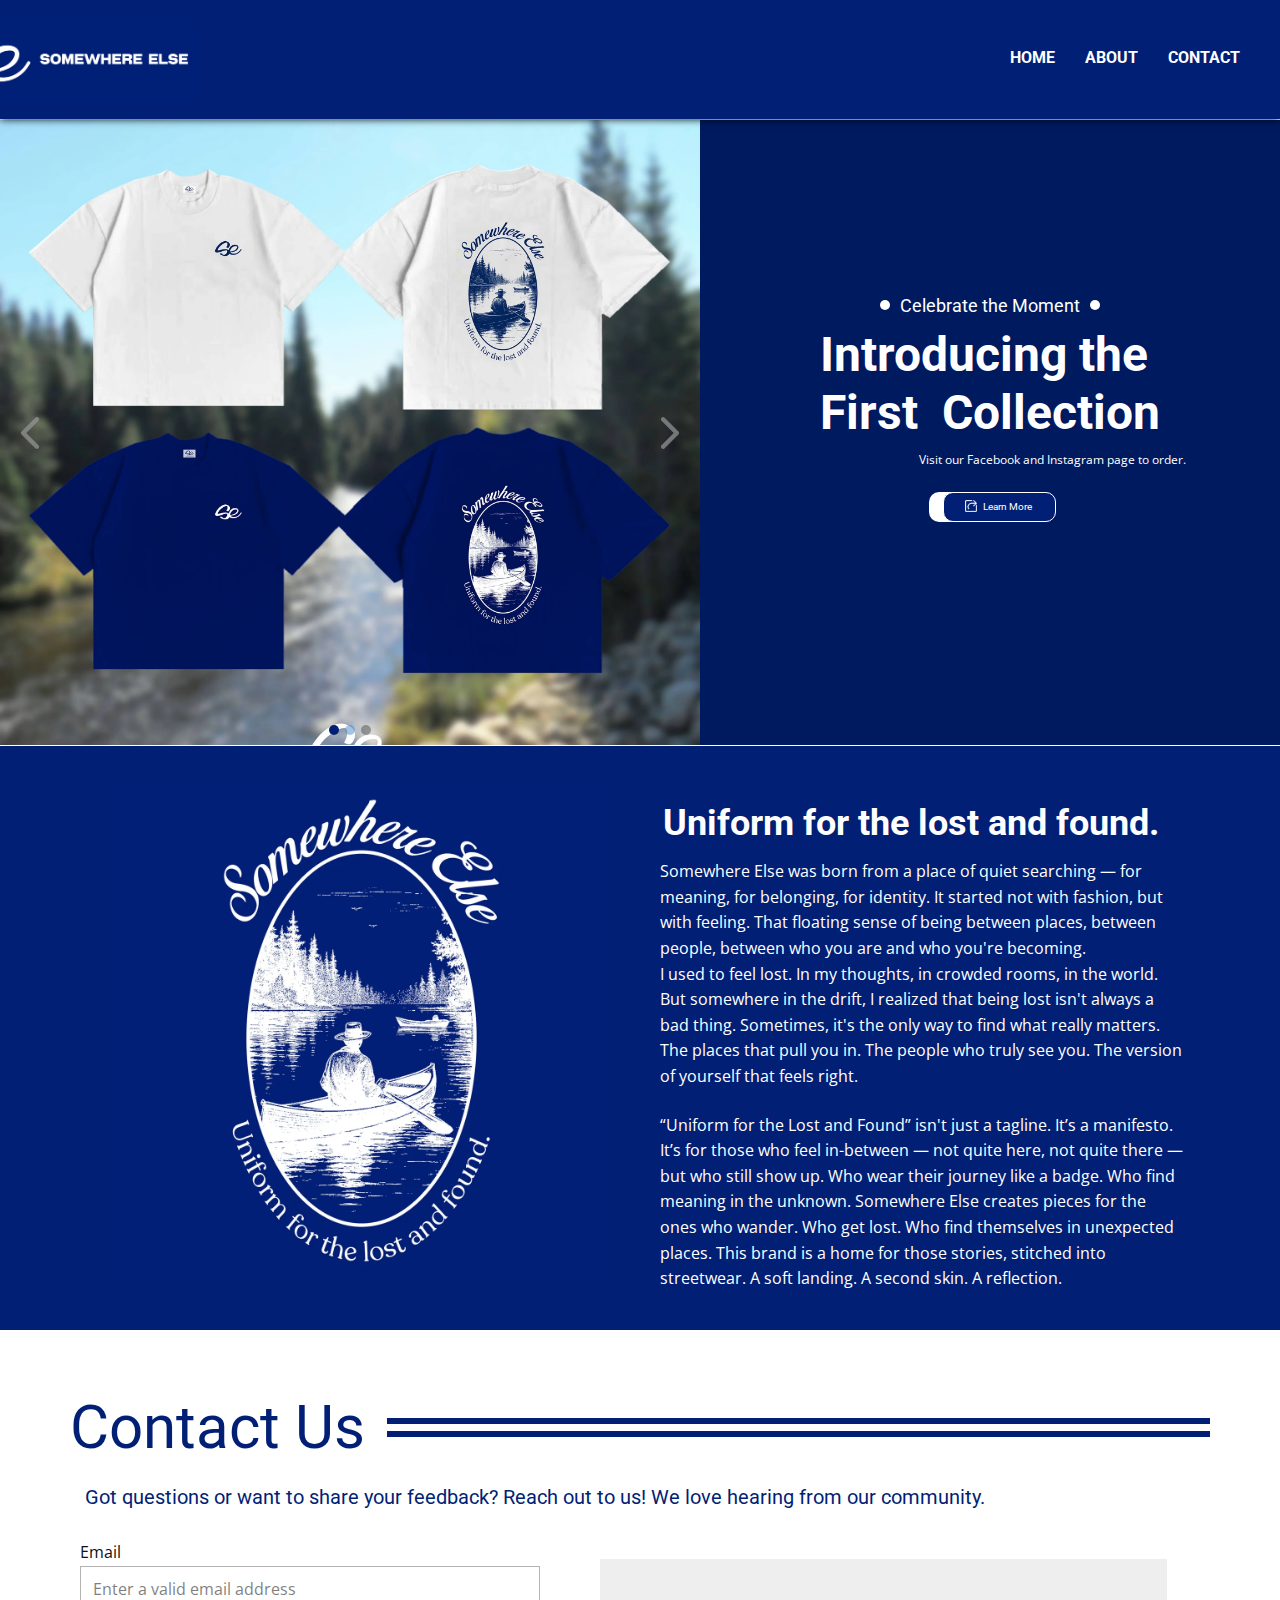
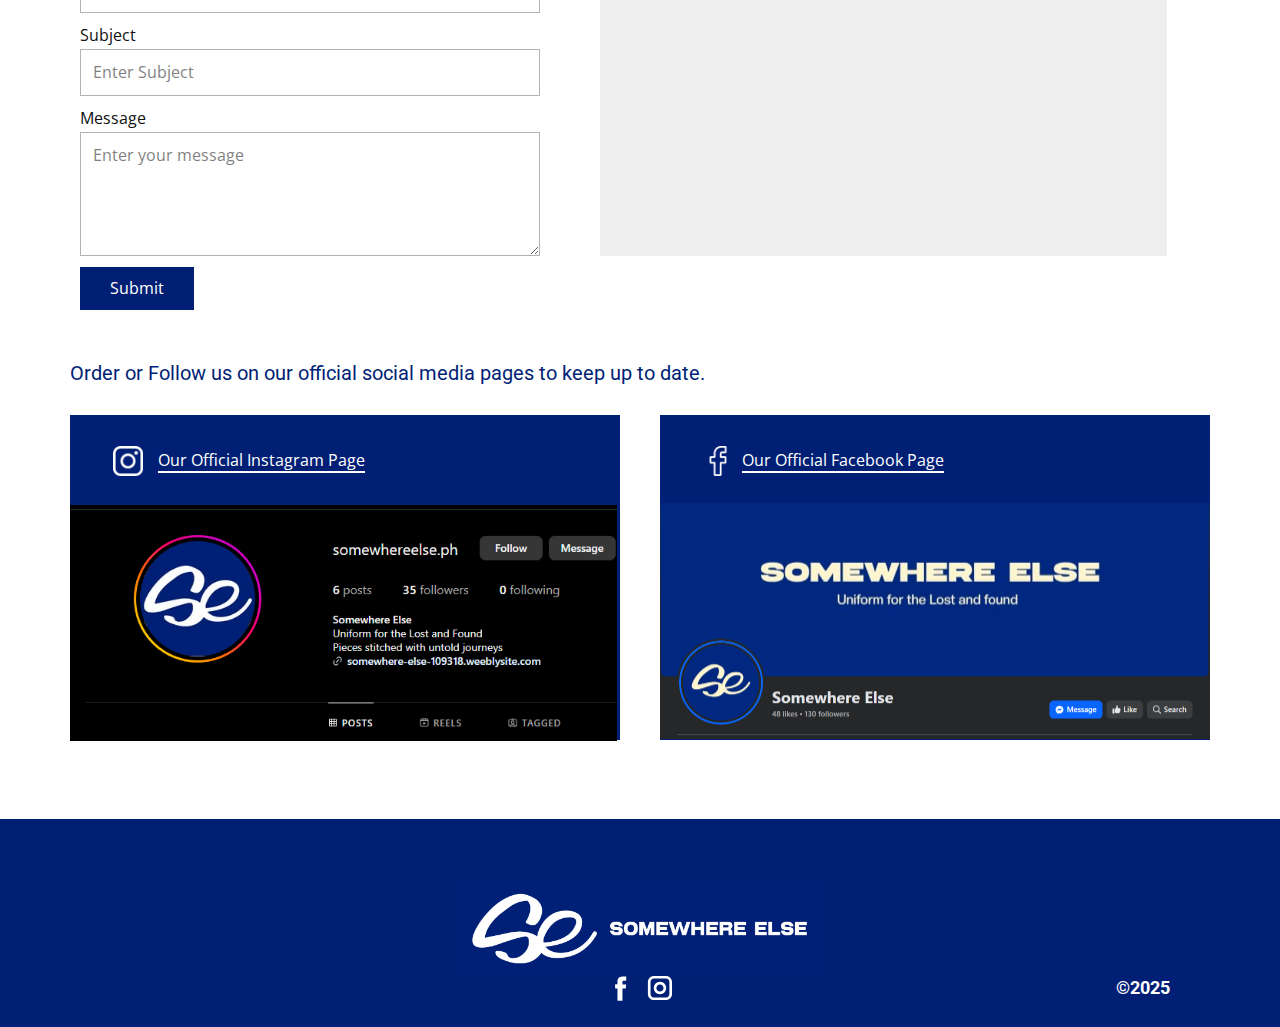
<file: index.html>
<!DOCTYPE html>
<html style="font-size: 16px;" lang="en"><head>
    <meta name="viewport" content="width=device-width, initial-scale=1.0">
    <meta charset="utf-8">
    <meta name="keywords" content="">
    <meta name="description" content="">
    <title>Somewhere Else</title>
    <link rel="stylesheet" href="nicepage.css" media="screen">
<link rel="stylesheet" href="index.css" media="screen">
    <script class="u-script" type="text/javascript" src="jquery.js" defer=""></script>
    <script class="u-script" type="text/javascript" src="nicepage.js" defer=""></script>
    <meta name="generator" content="Nicepage 7.8.23, nicepage.com">
    <meta name="referrer" content="origin">
    
    
    
    
    
    <link id="u-theme-google-font" rel="stylesheet" href="https://fonts.googleapis.com/css?family=Roboto:100,100i,300,300i,400,400i,500,500i,700,700i,900,900i|Open+Sans:300,300i,400,400i,500,500i,600,600i,700,700i,800,800i">
    <script type="application/ld+json">{
		"@context": "http://schema.org",
		"@type": "Organization",
		"name": "",
		"logo": "images/banner.jpg",
		"sameAs": [
				"https://www.facebook.com/profile.php?id=61575730045107",
				"https://www.instagram.com/somewhereelse.ph/"
		]
}</script>
    <meta name="theme-color" content="#478ac9">
    <meta property="og:title" content="Somewhere Else">
    <meta property="og:type" content="website">
  <meta data-intl-tel-input-cdn-path="intlTelInput/"></head>
  <body data-home-page="Somewhere-Else.html" data-home-page-title="Somewhere Else" data-path-to-root="./" data-include-products="false" class="u-body u-stick-footer u-xl-mode" data-lang="en"><header class="u-box-shadow u-clearfix u-header u-shading u-header" id="header"><div class="u-clearfix u-sheet u-sheet-1">
        <a href="#" class="u-image u-image-round u-logo u-radius u-image-1" data-image-width="2400" data-image-height="750">
          <img src="images/banner.jpg" class="u-logo-image u-logo-image-1">
        </a>
        <nav class="u-menu u-menu-dropdown u-offcanvas u-menu-1" role="navigation">
          <div class="menu-collapse" style="font-size: 1rem; font-weight: 700; text-transform: uppercase; letter-spacing: 0px;">
            <a class="u-button-style u-custom-active-border-color u-custom-active-color u-custom-border u-custom-border-color u-custom-borders u-custom-color u-custom-hover-border-color u-custom-hover-color u-custom-left-right-menu-spacing u-custom-padding-bottom u-custom-text-active-color u-custom-text-color u-custom-text-decoration u-custom-text-hover-color u-custom-top-bottom-menu-spacing u-hamburger-link u-nav-link u-text-active-palette-1-base u-text-hover-palette-2-base" href="#" tabindex="-1" aria-label="Open menu" aria-controls="106b">
              <svg class="u-svg-link" viewBox="0 0 24 24"><use xlink:href="#menu-hamburger"></use></svg>
              <svg class="u-svg-content" version="1.1" id="menu-hamburger" viewBox="0 0 16 16" x="0px" y="0px" xmlns:xlink="http://www.w3.org/1999/xlink" xmlns="http://www.w3.org/2000/svg"><g><rect y="1" width="16" height="2"></rect><rect y="7" width="16" height="2"></rect><rect y="13" width="16" height="2"></rect>
</g></svg>
            </a>
          </div>
          <div class="u-custom-menu u-nav-container">
            <ul role="menubar" class="u-custom-font u-heading-font u-nav u-spacing-30 u-unstyled u-nav-1"><li role="none" class="u-nav-item"><a role="menuitem" class="u-active-white u-border-3 u-border-active-white u-border-custom-color-5 u-border-hover-white u-border-no-left u-border-no-right u-border-no-top u-button-style u-custom-color-5 u-nav-link u-text-active-custom-color-5 u-text-white" href="#" style="padding: 10px 0px; border-style: solid;">Home</a>
</li><li role="none" class="u-nav-item"><a role="menuitem" class="u-active-white u-border-3 u-border-active-white u-border-custom-color-5 u-border-hover-white u-border-no-left u-border-no-right u-border-no-top u-button-style u-custom-color-5 u-nav-link u-text-active-custom-color-5 u-text-white" href="#block-2" style="padding: 10px 0px; border-style: solid;">About</a>
</li><li role="none" class="u-nav-item"><a role="menuitem" class="u-active-white u-border-3 u-border-active-white u-border-custom-color-5 u-border-hover-white u-border-no-left u-border-no-right u-border-no-top u-button-style u-custom-color-5 u-nav-link u-text-active-custom-color-5 u-text-white" href="#sec-4a95" style="padding: 10px 0px; border-style: solid;">Contact</a>
</li></ul>
          </div>
          <div class="u-custom-menu u-nav-container-collapse" id="106b" role="region" aria-label="Menu panel">
            <div class="u-black u-container-style u-inner-container-layout u-opacity u-opacity-95 u-sidenav">
              <div class="u-inner-container-layout u-sidenav-overflow">
                <div class="u-menu-close" tabindex="-1" aria-label="Close menu"></div>
                <ul class="u-align-center u-nav u-popupmenu-items u-unstyled u-nav-2" role="menubar"><li role="none" class="u-nav-item"><a role="menuitem" class="u-button-style u-nav-link" href="#">Home</a>
</li><li role="none" class="u-nav-item"><a role="menuitem" class="u-button-style u-nav-link" href="#block-2">About</a>
</li><li role="none" class="u-nav-item"><a role="menuitem" class="u-button-style u-nav-link" href="#sec-4a95">Contact</a>
</li></ul>
              </div>
            </div>
            <div class="u-black u-menu-overlay u-opacity u-opacity-70"></div>
          </div>
        </nav>
      </div></header>
    <section class="u-clearfix u-valign-middle-md u-valign-top-lg u-valign-top-sm u-section-1" id="block-1">
      <div class="u-carousel u-expanded-width-md u-expanded-width-sm u-expanded-width-xs u-gallery u-gallery-slider u-layout-carousel u-lightbox u-no-transition u-show-text-none u-gallery-1" data-interval="5000" data-u-ride="carousel" id="carousel-f19f">
        <ol class="u-absolute-hcenter u-carousel-indicators u-carousel-indicators-1">
          <li data-u-target="#carousel-f19f" data-u-slide-to="0" class="u-active u-active-custom-color-5 u-hover-white u-palette-1-base u-shape-circle" style="width: 10px; height: 10px; background-image: none;"></li>
          <li data-u-target="#carousel-f19f" data-u-slide-to="1" class="u-active-custom-color-5 u-hover-white u-palette-1-base u-shape-circle" style="width: 10px; height: 10px; background-image: none;"></li>
          <li data-u-target="#carousel-f19f" data-u-slide-to="2" class="u-grey-70 u-shape-circle" style="width: 10px; height: 10px;"></li>
        </ol>
        <div class="u-carousel-inner u-gallery-inner u-gallery-inner-1" role="listbox">
          <div class="u-active u-carousel-item u-gallery-item u-carousel-item-1">
            <div class="u-back-slide" data-image-width="2400" data-image-height="2400">
              <img class="u-back-image u-expanded u-back-image-1" src="images/mockup_1745642015.webp">
            </div>
            <div class="u-align-center u-over-slide u-shading u-valign-bottom u-over-slide-1">
              <h3 class="u-gallery-heading">Somewhere Else</h3>
              <p class="u-gallery-text">Order Now!</p>
            </div>
          </div>
          <div class="u-carousel-item u-gallery-item u-carousel-item-2">
            <div class="u-back-slide" data-image-width="12500" data-image-height="9167">
              <img class="u-back-image u-expanded" src="images/whitemockup.png">
            </div>
            <div class="u-align-center u-over-slide u-shading u-valign-bottom u-over-slide-2">
              <h3 class="u-gallery-heading">Somewhere Else</h3>
              <p class="u-gallery-text">Order Now!</p>
            </div>
          </div>
          <div class="u-carousel-item u-gallery-item u-carousel-item-3" data-image-width="12500" data-image-height="9167">
            <div class="u-back-slide">
              <img class="u-back-image u-expanded" src="images/frontmockup.png">
            </div>
            <div class="u-align-center u-over-slide u-shading u-valign-bottom u-over-slide-3"></div>
          </div>
        </div>
        <a class="u-absolute-vcenter u-carousel-control u-carousel-control-prev u-opacity u-opacity-70 u-spacing-10 u-text-grey-40 u-text-hover-palette-1-dark-2 u-carousel-control-1" href="#carousel-f19f" role="button" data-u-slide="prev"><span aria-hidden="true">
            <svg viewBox="0 0 451.847 451.847"><path d="M97.141,225.92c0-8.095,3.091-16.192,9.259-22.366L300.689,9.27c12.359-12.359,32.397-12.359,44.751,0
c12.354,12.354,12.354,32.388,0,44.748L173.525,225.92l171.903,171.909c12.354,12.354,12.354,32.391,0,44.744
c-12.354,12.365-32.386,12.365-44.745,0l-194.29-194.281C100.226,242.115,97.141,234.018,97.141,225.92z"></path></svg></span><span class="sr-only">
            <svg viewBox="0 0 451.847 451.847"><path d="M97.141,225.92c0-8.095,3.091-16.192,9.259-22.366L300.689,9.27c12.359-12.359,32.397-12.359,44.751,0
c12.354,12.354,12.354,32.388,0,44.748L173.525,225.92l171.903,171.909c12.354,12.354,12.354,32.391,0,44.744
c-12.354,12.365-32.386,12.365-44.745,0l-194.29-194.281C100.226,242.115,97.141,234.018,97.141,225.92z"></path></svg></span>
        </a>
        <a class="u-absolute-vcenter u-carousel-control u-carousel-control-next u-opacity u-opacity-70 u-spacing-10 u-text-grey-40 u-text-hover-palette-1-dark-2 u-carousel-control-2" href="#carousel-f19f" role="button" data-u-slide="next"><span aria-hidden="true">
            <svg viewBox="0 0 451.846 451.847"><path d="M345.441,248.292L151.154,442.573c-12.359,12.365-32.397,12.365-44.75,0c-12.354-12.354-12.354-32.391,0-44.744
L278.318,225.92L106.409,54.017c-12.354-12.359-12.354-32.394,0-44.748c12.354-12.359,32.391-12.359,44.75,0l194.287,194.284
c6.177,6.18,9.262,14.271,9.262,22.366C354.708,234.018,351.617,242.115,345.441,248.292z"></path></svg></span><span class="sr-only">
            <svg viewBox="0 0 451.846 451.847"><path d="M345.441,248.292L151.154,442.573c-12.359,12.365-32.397,12.365-44.75,0c-12.354-12.354-12.354-32.391,0-44.744
L278.318,225.92L106.409,54.017c-12.354-12.359-12.354-32.394,0-44.748c12.354-12.359,32.391-12.359,44.75,0l194.287,194.284
c6.177,6.18,9.262,14.271,9.262,22.366C354.708,234.018,351.617,242.115,345.441,248.292z"></path></svg></span>
        </a>
      </div>
      <div class="u-container-style u-custom-color-7 u-expanded-width-md u-expanded-width-sm u-expanded-width-xs u-group u-group-1">
        <div class="u-container-layout u-container-layout-1">
          <div class="u-clearfix u-group-elements u-group-elements-1">
            <h6 class="u-align-center u-text u-text-1"> Celebrate the Moment</h6>
            <div class="u-shape u-shape-circle u-white u-shape-1"></div>
            <div class="u-shape u-shape-circle u-white u-shape-2"></div>
          </div>
          <h3 class="u-text u-text-2"> Introducing the&nbsp;<br>First&nbsp; Collection
          </h3>
          <p class="u-text u-text-3"> Visit our Facebook and Instagram page to order.</p>
          <a href="https://www.facebook.com/profile.php?id=61575730045107" class="u-active-white u-border-none u-btn u-btn-round u-button-style u-custom-font u-heading-font u-hover-white u-radius u-text-active-custom-color-2 u-text-body-color u-text-hover-custom-color-2 u-white u-btn-1"><span class="u-file-icon u-icon u-text-black u-icon-1"><img src="images/1170678-c63fec01.png" alt=""></span>&nbsp;Shop Now
          </a>
          <a href="https://www.facebook.com/profile.php?id=61575730045107" class="u-active-custom-color-5 u-border-1 u-border-active-white u-border-hover-grey-15 u-border-white u-btn u-btn-round u-button-style u-custom-color-5 u-custom-font u-heading-font u-hover-custom-color-5 u-radius u-text-active-white u-text-body-alt-color u-text-hover-white u-btn-2"><span class="u-file-icon u-icon u-text-white u-icon-2"><img src="images/1388913-80e46a8a.png" alt=""></span>&nbsp;Learn More
          </a>
        </div>
      </div>
    </section>
    <section class="u-clearfix u-custom-color-5 u-valign-top-lg u-valign-top-md u-valign-top-sm u-valign-top-xs u-section-2" id="block-2">
      <div class="u-clearfix u-sheet u-valign-middle-lg u-valign-middle-sm u-sheet-1">
        <img class="custom-expanded u-image u-image-default u-preserve-proportions u-image-1" src="images/Untitled-6_1745644185.webp" alt="" data-image-width="1200" data-image-height="1200">
        <h3 class="u-text u-text-default u-text-1"> Uniform for the lost and found.</h3>
        <p class="u-text u-text-2"> Somewhere Else was born from a place of quiet searching — for meaning, for belonging, for identity. It started not with fashion, but with feeling. That floating sense of being between places, between people, between who you are and who you're becoming.<br>I used to feel lost. In my thoughts, in crowded rooms, in the world. But somewhere in the drift, I realized that being lost isn't always a bad thing. Sometimes, it's the only way to find what really matters. The places that pull you in. The people who truly see you. The version of yourself that feels right.
        </p>
        <p class="u-text u-text-3"> “Uniform for the Lost and Found” isn't just a tagline. It’s a manifesto. It’s for those who feel in-between — not quite here, not quite there — but who still show up. Who wear their journey like a badge. Who find meaning in the unknown. Somewhere Else creates pieces for the ones who wander. Who get lost. Who find themselves in unexpected places. This brand is a home for those stories, stitched into streetwear. A soft landing. A second skin. A reflection.</p>
      </div>
    </section>
    <section class="u-clearfix u-section-3" id="sec-4a95">
      <div class="u-clearfix u-sheet u-valign-middle-lg u-valign-middle-sm u-sheet-1">
        <h3 class="u-text u-text-custom-color-5 u-text-1">Contact Us</h3>
        <div class="u-border-6 u-border-custom-color-5 u-line u-line-horizontal u-line-1"></div>
        <div class="u-border-6 u-border-custom-color-5 u-line u-line-horizontal u-line-2"></div>
        <h6 class="u-text u-text-custom-color-5 u-text-default u-text-2"> Got questions or want to share your feedback? Reach out to us! We love hearing from our community.</h6>
        <div class="u-form u-form-1">
          <form action="https://forms.nicepagesrv.com/v2/form/process" class="u-clearfix u-form-spacing-10 u-form-vertical u-inner-form" source="email" name="form" style="padding: 10px;">
            <div class="u-form-group u-form-name">
              <label for="name-5217" class="u-label">Email</label>
              <input type="text" placeholder="Enter a valid email address" id="name-5217" name="email" class="u-input u-input-rectangle" required="">
            </div>
            <div class="u-form-email u-form-group">
              <label for="email-5217" class="u-label">Subject</label>
              <input type="email" placeholder="Enter Subject" id="email-5217" name="subject" class="u-input u-input-rectangle" required="">
            </div>
            <div class="u-form-group u-form-message">
              <label for="message-5217" class="u-label">Message</label>
              <textarea placeholder="Enter your message" rows="4" cols="50" id="message-5217" name="message" class="u-input u-input-rectangle" required=""></textarea>
            </div>
            <div class="u-align-left u-form-group u-form-submit">
              <a href="#" class="u-active-custom-color-5 u-border-none u-btn u-btn-submit u-button-style u-custom-color-5 u-hover-custom-color-7 u-btn-1">Submit</a>
              <input type="submit" value="submit" class="u-form-control-hidden">
            </div>
            <div class="u-form-send-message u-form-send-success"> Thank you! Your message has been sent. </div>
            <div class="u-form-send-error u-form-send-message"> Unable to send your message. Please fill in the form then try again. </div>
            <input type="hidden" value="" name="recaptchaResponse">
            <input type="hidden" name="formServices" value="20b47029-6286-5458-7eac-310dceff9b49">
          </form>
        </div>
        <div class="u-grey-light-2 u-map u-map-1">
          <div class="embed-responsive">
            <iframe class="embed-responsive-item" src="https://www.google.com/maps/embed?pb=!1m16!1m12!1m3!1d3863.1954683066415!2d120.88593102514972!3d14.473462485997905!2m3!1f0!2f0!3f0!3m2!1i1024!2i768!4f13.1!2m1!1smiranda%20street%2C%20sta.%20cruz%2C%20cavite%20city!5e0!3m2!1sen!2sph!4v1748221680462!5m2!1sen!2sph"></iframe>
          </div>
        </div>
        <h6 class="u-text u-text-custom-color-5 u-text-default u-text-3">Order or Follow us on our official social media pages to keep up to date. </h6>
        <div class="u-container-style u-custom-color-5 u-expanded-width-xs u-group u-shape-rectangle u-group-1">
          <div class="u-container-layout u-container-layout-1"><span class="u-file-icon u-icon u-text-white u-icon-1"><img src="images/facebook-eded9936.png" alt=""></span>
            <a href="https://www.facebook.com/profile.php?id=61575730045107" class="u-active-none u-border-2 u-border-active-white u-border-hover-palette-1-base u-border-no-left u-border-no-right u-border-no-top u-border-white u-btn u-btn-rectangle u-button-style u-hover-none u-none u-btn-2" title="https://www.facebook.com/profile.php?id=61575730045107" target="_blank">Our Official Facebook Page </a>
            <img class="u-expanded-width u-image u-image-default u-image-1" src="images/Screenshot2025-05-19000547.png" alt="" data-image-width="1100" data-image-height="585">
          </div>
        </div>
        <div class="u-container-style u-custom-color-5 u-expanded-width-xs u-group u-shape-rectangle u-group-2">
          <div class="u-container-layout u-container-layout-2"><span class="u-file-icon u-icon u-text-white u-icon-2"><img src="images/instagram-db639e98.png" alt=""></span>
            <a href="https://www.instagram.com/somewhereelse.ph/" class="u-active-none u-border-2 u-border-active-white u-border-hover-palette-1-base u-border-no-left u-border-no-right u-border-no-top u-border-white u-btn u-btn-rectangle u-button-style u-hover-none u-none u-btn-3" title="https://www.instagram.com/somewhereelse.ph/" target="_blank">Our Official Instagram Page </a>
            <img class="custom-expanded u-image u-image-default u-image-2" src="images/Screenshot2025-05-19000614.png" alt="" data-image-width="972" data-image-height="307">
          </div>
        </div>
      </div>
    </section>
    
    
    
    <footer class="u-align-center u-clearfix u-container-align-center u-custom-color-5 u-footer u-footer" id="footer"><div class="u-clearfix u-sheet u-sheet-1">
        <img class="u-image u-image-default u-image-1" src="images/banner.jpg" alt="" data-image-width="2400" data-image-height="750">
        <div class="u-social-icons u-social-icons-1">
          <a class="u-social-url" title="facebook" target="_blank" href="https://www.facebook.com/profile.php?id=61575730045107"><span class="u-icon u-social-facebook u-social-icon u-text-white u-icon-1"><svg class="u-svg-link" preserveAspectRatio="xMidYMin slice" viewBox="0 0 112 112" style=""><use xlink:href="#svg-522d"></use></svg><svg class="u-svg-content" viewBox="0 0 112 112" x="0" y="0" id="svg-522d"><path fill="currentColor" d="M75.5,28.8H65.4c-1.5,0-4,0.9-4,4.3v9.4h13.9l-1.5,15.8H61.4v45.1H42.8V58.3h-8.8V42.4h8.8V32.2
c0-7.4,3.4-18.8,18.8-18.8h13.8v15.4H75.5z"></path></svg></span>
          </a>
          <a class="u-social-url" title="instagram" target="_blank" href="https://www.instagram.com/somewhereelse.ph/"><span class="u-icon u-social-icon u-social-instagram u-text-white u-icon-2"><svg class="u-svg-link" preserveAspectRatio="xMidYMin slice" viewBox="0 0 112 112" style=""><use xlink:href="#svg-a735"></use></svg><svg class="u-svg-content" viewBox="0 0 112 112" x="0" y="0" id="svg-a735"><path fill="currentColor" d="M55.9,32.9c-12.8,0-23.2,10.4-23.2,23.2s10.4,23.2,23.2,23.2s23.2-10.4,23.2-23.2S68.7,32.9,55.9,32.9z
	 M55.9,69.4c-7.4,0-13.3-6-13.3-13.3c-0.1-7.4,6-13.3,13.3-13.3s13.3,6,13.3,13.3C69.3,63.5,63.3,69.4,55.9,69.4z"></path><path fill="currentColor" d="M78.2,11H33.5C21,11,10.8,21.3,10.8,33.7v44.7c0,12.6,10.2,22.8,22.7,22.8h44.7c12.6,0,22.7-10.2,22.7-22.7
	V33.7C100.8,21.1,90.6,11,78.2,11z M91,78.4c0,7.1-5.8,12.8-12.8,12.8H33.5c-7.1,0-12.8-5.8-12.8-12.8V33.7
	c0-7.1,5.8-12.8,12.8-12.8h44.7c7.1,0,12.8,5.8,12.8,12.8V78.4z"></path></svg></span>
          </a>
        </div>
        <p class="u-custom-font u-heading-font u-text u-text-1"> ©2025</p>
      </div></footer>

  
</body></html>
</file>
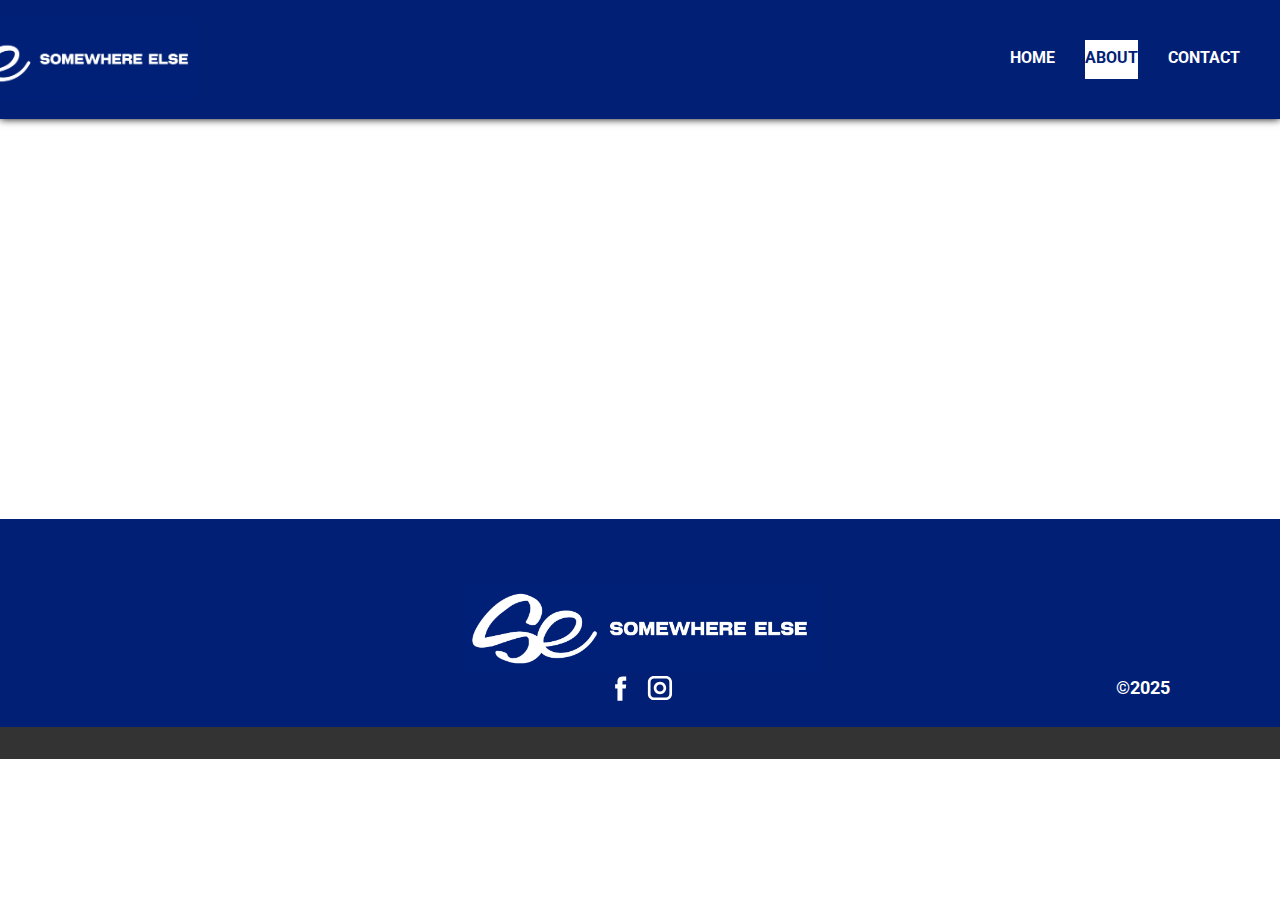
<file: About.html>
<!DOCTYPE html>
<html style="font-size: 16px;" lang="en"><head>
    <meta name="viewport" content="width=device-width, initial-scale=1.0">
    <meta charset="utf-8">
    <meta name="keywords" content="">
    <meta name="description" content="">
    <title>About</title>
    <link rel="stylesheet" href="nicepage.css" media="screen">
<link rel="stylesheet" href="About.css" media="screen">
    <script class="u-script" type="text/javascript" src="jquery.js" defer=""></script>
    <script class="u-script" type="text/javascript" src="nicepage.js" defer=""></script>
    <meta name="generator" content="Nicepage 7.8.23, nicepage.com">
    
    
    
    <link id="u-theme-google-font" rel="stylesheet" href="https://fonts.googleapis.com/css?family=Roboto:100,100i,300,300i,400,400i,500,500i,700,700i,900,900i|Open+Sans:300,300i,400,400i,500,500i,600,600i,700,700i,800,800i">
    <script type="application/ld+json">{
		"@context": "http://schema.org",
		"@type": "Organization",
		"name": "",
		"logo": "images/banner.jpg",
		"sameAs": [
				"https://www.facebook.com/profile.php?id=61575730045107",
				"https://www.instagram.com/somewhereelse.ph/"
		]
}</script>
    <meta name="theme-color" content="#478ac9">
    <meta property="og:title" content="About">
    <meta property="og:type" content="website">
  <meta data-intl-tel-input-cdn-path="intlTelInput/"></head>
  <body data-path-to-root="./" data-include-products="false" class="u-body u-xl-mode" data-lang="en"><header class="u-box-shadow u-clearfix u-header u-shading u-header" id="header"><div class="u-clearfix u-sheet u-sheet-1">
        <a href="#" class="u-image u-image-round u-logo u-radius u-image-1" data-image-width="2400" data-image-height="750">
          <img src="images/banner.jpg" class="u-logo-image u-logo-image-1">
        </a>
        <nav class="u-menu u-menu-dropdown u-offcanvas u-menu-1" role="navigation">
          <div class="menu-collapse" style="font-size: 1rem; font-weight: 700; text-transform: uppercase; letter-spacing: 0px;">
            <a class="u-button-style u-custom-active-border-color u-custom-active-color u-custom-border u-custom-border-color u-custom-borders u-custom-color u-custom-hover-border-color u-custom-hover-color u-custom-left-right-menu-spacing u-custom-padding-bottom u-custom-text-active-color u-custom-text-color u-custom-text-decoration u-custom-text-hover-color u-custom-top-bottom-menu-spacing u-hamburger-link u-nav-link u-text-active-palette-1-base u-text-hover-palette-2-base" href="#" tabindex="-1" aria-label="Open menu" aria-controls="106b">
              <svg class="u-svg-link" viewBox="0 0 24 24"><use xlink:href="#menu-hamburger"></use></svg>
              <svg class="u-svg-content" version="1.1" id="menu-hamburger" viewBox="0 0 16 16" x="0px" y="0px" xmlns:xlink="http://www.w3.org/1999/xlink" xmlns="http://www.w3.org/2000/svg"><g><rect y="1" width="16" height="2"></rect><rect y="7" width="16" height="2"></rect><rect y="13" width="16" height="2"></rect>
</g></svg>
            </a>
          </div>
          <div class="u-custom-menu u-nav-container">
            <ul role="menubar" class="u-custom-font u-heading-font u-nav u-spacing-30 u-unstyled u-nav-1"><li role="none" class="u-nav-item"><a role="menuitem" class="u-active-white u-border-3 u-border-active-white u-border-custom-color-5 u-border-hover-white u-border-no-left u-border-no-right u-border-no-top u-button-style u-custom-color-5 u-nav-link u-text-active-custom-color-5 u-text-white" href="./" style="padding: 10px 0px; border-style: solid;">Home</a>
</li><li role="none" class="u-nav-item"><a role="menuitem" class="u-active-white u-border-3 u-border-active-white u-border-custom-color-5 u-border-hover-white u-border-no-left u-border-no-right u-border-no-top u-button-style u-custom-color-5 u-nav-link u-text-active-custom-color-5 u-text-white" href="About.html" style="padding: 10px 0px; border-style: solid;">About</a>
</li><li role="none" class="u-nav-item"><a role="menuitem" class="u-active-white u-border-3 u-border-active-white u-border-custom-color-5 u-border-hover-white u-border-no-left u-border-no-right u-border-no-top u-button-style u-custom-color-5 u-nav-link u-text-active-custom-color-5 u-text-white" href="Contact.html" style="padding: 10px 0px; border-style: solid;">Contact</a>
</li></ul>
          </div>
          <div class="u-custom-menu u-nav-container-collapse" id="106b" role="region" aria-label="Menu panel">
            <div class="u-black u-container-style u-inner-container-layout u-opacity u-opacity-95 u-sidenav">
              <div class="u-inner-container-layout u-sidenav-overflow">
                <div class="u-menu-close" tabindex="-1" aria-label="Close menu"></div>
                <ul class="u-align-center u-nav u-popupmenu-items u-unstyled u-nav-2" role="menubar"><li role="none" class="u-nav-item"><a role="menuitem" class="u-button-style u-nav-link" href="./">Home</a>
</li><li role="none" class="u-nav-item"><a role="menuitem" class="u-button-style u-nav-link" href="About.html">About</a>
</li><li role="none" class="u-nav-item"><a role="menuitem" class="u-button-style u-nav-link" href="Contact.html">Contact</a>
</li></ul>
              </div>
            </div>
            <div class="u-black u-menu-overlay u-opacity u-opacity-70"></div>
          </div>
        </nav>
      </div></header>
    <section class="u-clearfix u-section-1" id="block-1">
      <div class="u-clearfix u-sheet u-sheet-1"></div>
    </section>
    
    
    
    <footer class="u-align-center u-clearfix u-container-align-center u-custom-color-5 u-footer u-footer" id="footer"><div class="u-clearfix u-sheet u-sheet-1">
        <img class="u-image u-image-default u-image-1" src="images/banner.jpg" alt="" data-image-width="2400" data-image-height="750">
        <div class="u-social-icons u-social-icons-1">
          <a class="u-social-url" title="facebook" target="_blank" href="https://www.facebook.com/profile.php?id=61575730045107"><span class="u-icon u-social-facebook u-social-icon u-text-white u-icon-1"><svg class="u-svg-link" preserveAspectRatio="xMidYMin slice" viewBox="0 0 112 112" style=""><use xlink:href="#svg-522d"></use></svg><svg class="u-svg-content" viewBox="0 0 112 112" x="0" y="0" id="svg-522d"><path fill="currentColor" d="M75.5,28.8H65.4c-1.5,0-4,0.9-4,4.3v9.4h13.9l-1.5,15.8H61.4v45.1H42.8V58.3h-8.8V42.4h8.8V32.2
c0-7.4,3.4-18.8,18.8-18.8h13.8v15.4H75.5z"></path></svg></span>
          </a>
          <a class="u-social-url" title="instagram" target="_blank" href="https://www.instagram.com/somewhereelse.ph/"><span class="u-icon u-social-icon u-social-instagram u-text-white u-icon-2"><svg class="u-svg-link" preserveAspectRatio="xMidYMin slice" viewBox="0 0 112 112" style=""><use xlink:href="#svg-a735"></use></svg><svg class="u-svg-content" viewBox="0 0 112 112" x="0" y="0" id="svg-a735"><path fill="currentColor" d="M55.9,32.9c-12.8,0-23.2,10.4-23.2,23.2s10.4,23.2,23.2,23.2s23.2-10.4,23.2-23.2S68.7,32.9,55.9,32.9z
	 M55.9,69.4c-7.4,0-13.3-6-13.3-13.3c-0.1-7.4,6-13.3,13.3-13.3s13.3,6,13.3,13.3C69.3,63.5,63.3,69.4,55.9,69.4z"></path><path fill="currentColor" d="M78.2,11H33.5C21,11,10.8,21.3,10.8,33.7v44.7c0,12.6,10.2,22.8,22.7,22.8h44.7c12.6,0,22.7-10.2,22.7-22.7
	V33.7C100.8,21.1,90.6,11,78.2,11z M91,78.4c0,7.1-5.8,12.8-12.8,12.8H33.5c-7.1,0-12.8-5.8-12.8-12.8V33.7
	c0-7.1,5.8-12.8,12.8-12.8h44.7c7.1,0,12.8,5.8,12.8,12.8V78.4z"></path></svg></span>
          </a>
        </div>
        <p class="u-custom-font u-heading-font u-text u-text-1"> ©2025</p>
      </div></footer>
    <section class="u-backlink u-clearfix u-grey-80"></section>
  
</body></html>
</file>
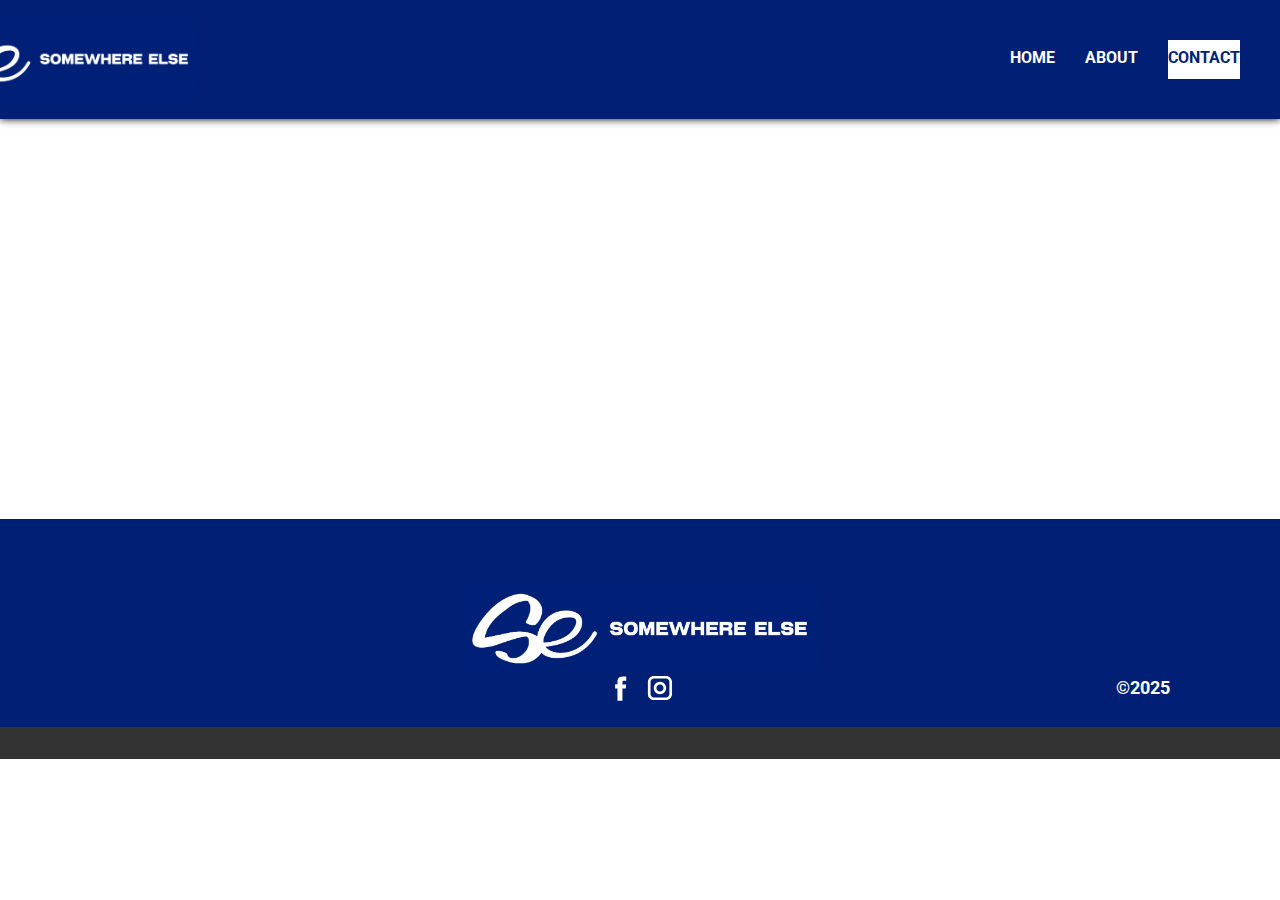
<file: Contact.html>
<!DOCTYPE html>
<html style="font-size: 16px;" lang="en"><head>
    <meta name="viewport" content="width=device-width, initial-scale=1.0">
    <meta charset="utf-8">
    <meta name="keywords" content="">
    <meta name="description" content="">
    <title>Contact</title>
    <link rel="stylesheet" href="nicepage.css" media="screen">
<link rel="stylesheet" href="Contact.css" media="screen">
    <script class="u-script" type="text/javascript" src="jquery.js" defer=""></script>
    <script class="u-script" type="text/javascript" src="nicepage.js" defer=""></script>
    <meta name="generator" content="Nicepage 7.8.23, nicepage.com">
    
    
    
    <link id="u-theme-google-font" rel="stylesheet" href="https://fonts.googleapis.com/css?family=Roboto:100,100i,300,300i,400,400i,500,500i,700,700i,900,900i|Open+Sans:300,300i,400,400i,500,500i,600,600i,700,700i,800,800i">
    <script type="application/ld+json">{
		"@context": "http://schema.org",
		"@type": "Organization",
		"name": "",
		"logo": "images/banner.jpg",
		"sameAs": [
				"https://www.facebook.com/profile.php?id=61575730045107",
				"https://www.instagram.com/somewhereelse.ph/"
		]
}</script>
    <meta name="theme-color" content="#478ac9">
    <meta property="og:title" content="Contact">
    <meta property="og:type" content="website">
  <meta data-intl-tel-input-cdn-path="intlTelInput/"></head>
  <body data-path-to-root="./" data-include-products="false" class="u-body u-xl-mode" data-lang="en"><header class="u-box-shadow u-clearfix u-header u-shading u-header" id="header"><div class="u-clearfix u-sheet u-sheet-1">
        <a href="#" class="u-image u-image-round u-logo u-radius u-image-1" data-image-width="2400" data-image-height="750">
          <img src="images/banner.jpg" class="u-logo-image u-logo-image-1">
        </a>
        <nav class="u-menu u-menu-dropdown u-offcanvas u-menu-1" role="navigation">
          <div class="menu-collapse" style="font-size: 1rem; font-weight: 700; text-transform: uppercase; letter-spacing: 0px;">
            <a class="u-button-style u-custom-active-border-color u-custom-active-color u-custom-border u-custom-border-color u-custom-borders u-custom-color u-custom-hover-border-color u-custom-hover-color u-custom-left-right-menu-spacing u-custom-padding-bottom u-custom-text-active-color u-custom-text-color u-custom-text-decoration u-custom-text-hover-color u-custom-top-bottom-menu-spacing u-hamburger-link u-nav-link u-text-active-palette-1-base u-text-hover-palette-2-base" href="#" tabindex="-1" aria-label="Open menu" aria-controls="106b">
              <svg class="u-svg-link" viewBox="0 0 24 24"><use xlink:href="#menu-hamburger"></use></svg>
              <svg class="u-svg-content" version="1.1" id="menu-hamburger" viewBox="0 0 16 16" x="0px" y="0px" xmlns:xlink="http://www.w3.org/1999/xlink" xmlns="http://www.w3.org/2000/svg"><g><rect y="1" width="16" height="2"></rect><rect y="7" width="16" height="2"></rect><rect y="13" width="16" height="2"></rect>
</g></svg>
            </a>
          </div>
          <div class="u-custom-menu u-nav-container">
            <ul role="menubar" class="u-custom-font u-heading-font u-nav u-spacing-30 u-unstyled u-nav-1"><li role="none" class="u-nav-item"><a role="menuitem" class="u-active-white u-border-3 u-border-active-white u-border-custom-color-5 u-border-hover-white u-border-no-left u-border-no-right u-border-no-top u-button-style u-custom-color-5 u-nav-link u-text-active-custom-color-5 u-text-white" href="./" style="padding: 10px 0px; border-style: solid;">Home</a>
</li><li role="none" class="u-nav-item"><a role="menuitem" class="u-active-white u-border-3 u-border-active-white u-border-custom-color-5 u-border-hover-white u-border-no-left u-border-no-right u-border-no-top u-button-style u-custom-color-5 u-nav-link u-text-active-custom-color-5 u-text-white" href="About.html" style="padding: 10px 0px; border-style: solid;">About</a>
</li><li role="none" class="u-nav-item"><a role="menuitem" class="u-active-white u-border-3 u-border-active-white u-border-custom-color-5 u-border-hover-white u-border-no-left u-border-no-right u-border-no-top u-button-style u-custom-color-5 u-nav-link u-text-active-custom-color-5 u-text-white" href="Contact.html" style="padding: 10px 0px; border-style: solid;">Contact</a>
</li></ul>
          </div>
          <div class="u-custom-menu u-nav-container-collapse" id="106b" role="region" aria-label="Menu panel">
            <div class="u-black u-container-style u-inner-container-layout u-opacity u-opacity-95 u-sidenav">
              <div class="u-inner-container-layout u-sidenav-overflow">
                <div class="u-menu-close" tabindex="-1" aria-label="Close menu"></div>
                <ul class="u-align-center u-nav u-popupmenu-items u-unstyled u-nav-2" role="menubar"><li role="none" class="u-nav-item"><a role="menuitem" class="u-button-style u-nav-link" href="./">Home</a>
</li><li role="none" class="u-nav-item"><a role="menuitem" class="u-button-style u-nav-link" href="About.html">About</a>
</li><li role="none" class="u-nav-item"><a role="menuitem" class="u-button-style u-nav-link" href="Contact.html">Contact</a>
</li></ul>
              </div>
            </div>
            <div class="u-black u-menu-overlay u-opacity u-opacity-70"></div>
          </div>
        </nav>
      </div></header>
    <section class="u-clearfix u-section-1" id="block-1">
      <div class="u-clearfix u-sheet u-sheet-1"></div>
    </section>
    
    
    
    <footer class="u-align-center u-clearfix u-container-align-center u-custom-color-5 u-footer u-footer" id="footer"><div class="u-clearfix u-sheet u-sheet-1">
        <img class="u-image u-image-default u-image-1" src="images/banner.jpg" alt="" data-image-width="2400" data-image-height="750">
        <div class="u-social-icons u-social-icons-1">
          <a class="u-social-url" title="facebook" target="_blank" href="https://www.facebook.com/profile.php?id=61575730045107"><span class="u-icon u-social-facebook u-social-icon u-text-white u-icon-1"><svg class="u-svg-link" preserveAspectRatio="xMidYMin slice" viewBox="0 0 112 112" style=""><use xlink:href="#svg-522d"></use></svg><svg class="u-svg-content" viewBox="0 0 112 112" x="0" y="0" id="svg-522d"><path fill="currentColor" d="M75.5,28.8H65.4c-1.5,0-4,0.9-4,4.3v9.4h13.9l-1.5,15.8H61.4v45.1H42.8V58.3h-8.8V42.4h8.8V32.2
c0-7.4,3.4-18.8,18.8-18.8h13.8v15.4H75.5z"></path></svg></span>
          </a>
          <a class="u-social-url" title="instagram" target="_blank" href="https://www.instagram.com/somewhereelse.ph/"><span class="u-icon u-social-icon u-social-instagram u-text-white u-icon-2"><svg class="u-svg-link" preserveAspectRatio="xMidYMin slice" viewBox="0 0 112 112" style=""><use xlink:href="#svg-a735"></use></svg><svg class="u-svg-content" viewBox="0 0 112 112" x="0" y="0" id="svg-a735"><path fill="currentColor" d="M55.9,32.9c-12.8,0-23.2,10.4-23.2,23.2s10.4,23.2,23.2,23.2s23.2-10.4,23.2-23.2S68.7,32.9,55.9,32.9z
	 M55.9,69.4c-7.4,0-13.3-6-13.3-13.3c-0.1-7.4,6-13.3,13.3-13.3s13.3,6,13.3,13.3C69.3,63.5,63.3,69.4,55.9,69.4z"></path><path fill="currentColor" d="M78.2,11H33.5C21,11,10.8,21.3,10.8,33.7v44.7c0,12.6,10.2,22.8,22.7,22.8h44.7c12.6,0,22.7-10.2,22.7-22.7
	V33.7C100.8,21.1,90.6,11,78.2,11z M91,78.4c0,7.1-5.8,12.8-12.8,12.8H33.5c-7.1,0-12.8-5.8-12.8-12.8V33.7
	c0-7.1,5.8-12.8,12.8-12.8h44.7c7.1,0,12.8,5.8,12.8,12.8V78.4z"></path></svg></span>
          </a>
        </div>
        <p class="u-custom-font u-heading-font u-text u-text-1"> ©2025</p>
      </div></footer>
    <section class="u-backlink u-clearfix u-grey-80"></section>
  
</body></html>
</file>
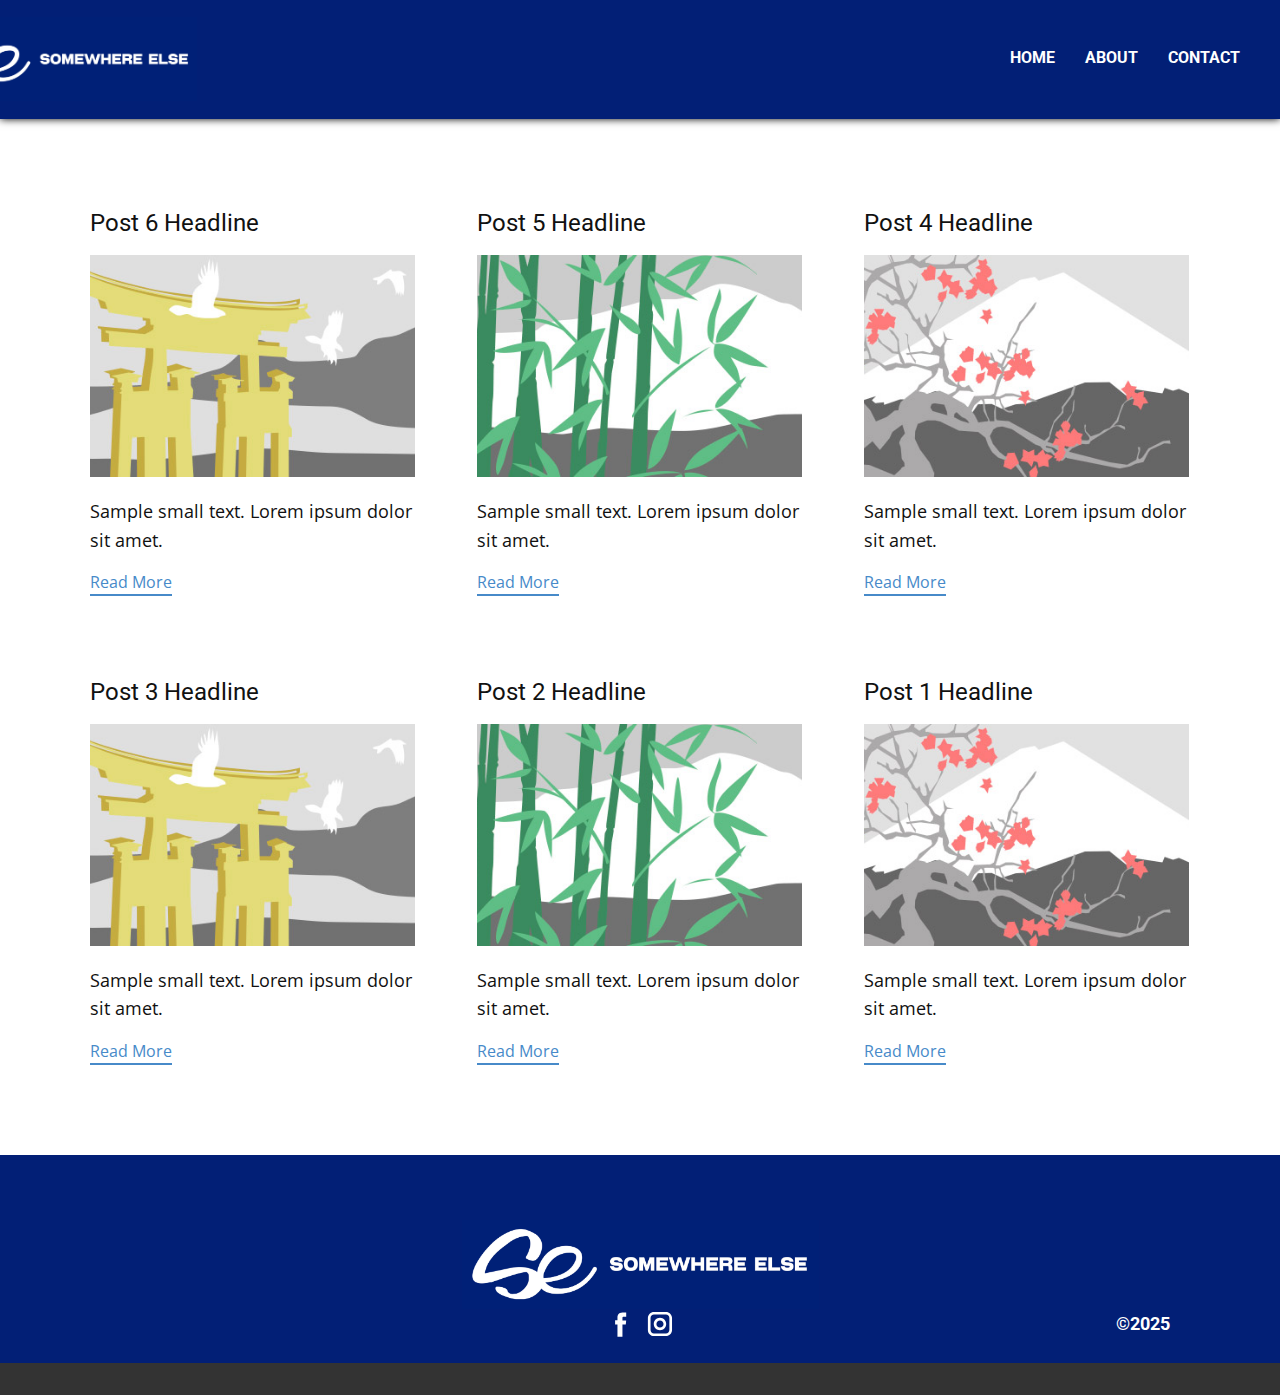
<file: blog/blog.html>
<!DOCTYPE html>
<html style="font-size: 16px;" lang="en"><head>
    <meta name="viewport" content="width=device-width, initial-scale=1.0">
    <meta charset="utf-8">
    <meta name="keywords" content="">
    <meta name="description" content="">
    <title>Blog</title>
    <link rel="stylesheet" href="../nicepage.css" media="screen">
<link rel="stylesheet" href="../Blog-Template.css" media="screen">
    <script class="u-script" type="text/javascript" src="../jquery.js" defer=""></script>
    <script class="u-script" type="text/javascript" src="../nicepage.js" defer=""></script>
    <meta name="generator" content="Nicepage 7.8.23, nicepage.com">
    
    
    
    <link id="u-theme-google-font" rel="stylesheet" href="https://fonts.googleapis.com/css?family=Roboto:100,100i,300,300i,400,400i,500,500i,700,700i,900,900i|Open+Sans:300,300i,400,400i,500,500i,600,600i,700,700i,800,800i">
    <script type="application/ld+json">{
		"@context": "http://schema.org",
		"@type": "Organization",
		"name": "",
		"logo": "images/banner.jpg",
		"sameAs": [
				"https://www.facebook.com/profile.php?id=61575730045107",
				"https://www.instagram.com/somewhereelse.ph/"
		]
}</script>
    <meta name="theme-color" content="#478ac9">
  <meta data-intl-tel-input-cdn-path="intlTelInput/"></head>
  <body data-path-to-root="../" data-include-products="false" class="u-body u-xl-mode" data-lang="en"><header class="u-box-shadow u-clearfix u-header u-shading u-header" id="header"><div class="u-clearfix u-sheet u-sheet-1">
        <a href="#" class="u-image u-image-round u-logo u-radius u-image-1" data-image-width="2400" data-image-height="750">
          <img src="../images/banner.jpg" class="u-logo-image u-logo-image-1">
        </a>
        <nav class="u-menu u-menu-dropdown u-offcanvas u-menu-1" role="navigation">
          <div class="menu-collapse" style="font-size: 1rem; font-weight: 700; text-transform: uppercase; letter-spacing: 0px;">
            <a class="u-button-style u-custom-active-border-color u-custom-active-color u-custom-border u-custom-border-color u-custom-borders u-custom-color u-custom-hover-border-color u-custom-hover-color u-custom-left-right-menu-spacing u-custom-padding-bottom u-custom-text-active-color u-custom-text-color u-custom-text-decoration u-custom-text-hover-color u-custom-top-bottom-menu-spacing u-hamburger-link u-nav-link u-text-active-palette-1-base u-text-hover-palette-2-base" href="#" tabindex="-1" aria-label="Open menu" aria-controls="106b">
              <svg class="u-svg-link" viewBox="0 0 24 24"><use xlink:href="#menu-hamburger"></use></svg>
              <svg class="u-svg-content" version="1.1" id="menu-hamburger" viewBox="0 0 16 16" x="0px" y="0px" xmlns:xlink="http://www.w3.org/1999/xlink" xmlns="http://www.w3.org/2000/svg"><g><rect y="1" width="16" height="2"></rect><rect y="7" width="16" height="2"></rect><rect y="13" width="16" height="2"></rect>
</g></svg>
            </a>
          </div>
          <div class="u-custom-menu u-nav-container">
            <ul role="menubar" class="u-custom-font u-heading-font u-nav u-spacing-30 u-unstyled u-nav-1"><li role="none" class="u-nav-item"><a role="menuitem" class="u-active-white u-border-3 u-border-active-white u-border-custom-color-5 u-border-hover-white u-border-no-left u-border-no-right u-border-no-top u-button-style u-custom-color-5 u-nav-link u-text-active-custom-color-5 u-text-white" href="../" style="padding: 10px 0px; border-style: solid;">Home</a>
</li><li role="none" class="u-nav-item"><a role="menuitem" class="u-active-white u-border-3 u-border-active-white u-border-custom-color-5 u-border-hover-white u-border-no-left u-border-no-right u-border-no-top u-button-style u-custom-color-5 u-nav-link u-text-active-custom-color-5 u-text-white" href="../About.html" style="padding: 10px 0px; border-style: solid;">About</a>
</li><li role="none" class="u-nav-item"><a role="menuitem" class="u-active-white u-border-3 u-border-active-white u-border-custom-color-5 u-border-hover-white u-border-no-left u-border-no-right u-border-no-top u-button-style u-custom-color-5 u-nav-link u-text-active-custom-color-5 u-text-white" href="../Contact.html" style="padding: 10px 0px; border-style: solid;">Contact</a>
</li></ul>
          </div>
          <div class="u-custom-menu u-nav-container-collapse" id="106b" role="region" aria-label="Menu panel">
            <div class="u-black u-container-style u-inner-container-layout u-opacity u-opacity-95 u-sidenav">
              <div class="u-inner-container-layout u-sidenav-overflow">
                <div class="u-menu-close" tabindex="-1" aria-label="Close menu"></div>
                <ul class="u-align-center u-nav u-popupmenu-items u-unstyled u-nav-2" role="menubar"><li role="none" class="u-nav-item"><a role="menuitem" class="u-button-style u-nav-link" href="../">Home</a>
</li><li role="none" class="u-nav-item"><a role="menuitem" class="u-button-style u-nav-link" href="../About.html">About</a>
</li><li role="none" class="u-nav-item"><a role="menuitem" class="u-button-style u-nav-link" href="../Contact.html">Contact</a>
</li></ul>
              </div>
            </div>
            <div class="u-black u-menu-overlay u-opacity u-opacity-70"></div>
          </div>
        </nav>
      </div></header>
    <section class="u-clearfix u-section-1" id="block-1">
      <div class="u-clearfix u-sheet u-valign-middle u-sheet-1"><!--blog--><!--blog_options_json--><!--{"type":"Recent","source":"","tags":"","count":""}--><!--/blog_options_json-->
        <div class="u-blog u-expanded-width u-repeater u-repeater-1" data-blog-id="blog-1"><!--blog_post-->
          <div class="u-blog-post u-container-style u-repeater-item u-white u-repeater-item-1">
            <div class="u-container-layout u-similar-container u-valign-top u-container-layout-1"><!--blog_post_header-->
              <h4 class="u-blog-control u-text u-text-1">
                <a class="u-post-header-link" href="../blog/post-5.html">Post 6 Headline</a>
              </h4><!--/blog_post_header--><!--blog_post_image-->
              <img alt="" class="u-blog-control u-expanded-width u-image u-image-default u-image-1" src="../images/8ad73f3c.jpeg" data-href="../blog/post-5.html"><!--/blog_post_image--><!--blog_post_content-->
              <div class="u-blog-control u-post-content u-text u-text-2 fr-view">Sample small text. Lorem ipsum dolor sit amet.</div><!--/blog_post_content--><!--blog_post_readmore-->
              <a href="../blog/post-5.html" class="u-blog-control u-border-2 u-border-palette-1-base u-btn u-btn-rectangle u-button-style u-none u-btn-1"><!--blog_post_readmore_content--><!--options_json--><!--{"content":"","defaultValue":"Read More"}--><!--/options_json-->Read More<!--/blog_post_readmore_content--></a><!--/blog_post_readmore-->
            </div>
          </div><div class="u-blog-post u-container-style u-repeater-item u-video-cover u-white">
            <div class="u-container-layout u-similar-container u-valign-top u-container-layout-2"><!--blog_post_header-->
              <h4 class="u-blog-control u-text u-text-3">
                <a class="u-post-header-link" href="../blog/post-4.html">Post 5 Headline</a>
              </h4><!--/blog_post_header--><!--blog_post_image-->
              <img alt="" class="u-blog-control u-expanded-width u-image u-image-default u-image-2" src="../images/68f64b9d.jpeg" data-href="../blog/post-4.html"><!--/blog_post_image--><!--blog_post_content-->
              <div class="u-blog-control u-post-content u-text u-text-4 fr-view">Sample small text. Lorem ipsum dolor sit amet.</div><!--/blog_post_content--><!--blog_post_readmore-->
              <a href="../blog/post-4.html" class="u-blog-control u-border-2 u-border-palette-1-base u-btn u-btn-rectangle u-button-style u-none u-btn-2"><!--blog_post_readmore_content--><!--options_json--><!--{"content":"","defaultValue":"Read More"}--><!--/options_json-->Read More<!--/blog_post_readmore_content--></a><!--/blog_post_readmore-->
            </div>
          </div><div class="u-blog-post u-container-style u-repeater-item u-video-cover u-white">
            <div class="u-container-layout u-similar-container u-valign-top u-container-layout-3"><!--blog_post_header-->
              <h4 class="u-blog-control u-text u-text-5">
                <a class="u-post-header-link" href="../blog/post-3.html">Post 4 Headline</a>
              </h4><!--/blog_post_header--><!--blog_post_image-->
              <img alt="" class="u-blog-control u-expanded-width u-image u-image-default u-image-3" src="../images/0fd3416c.jpeg" data-href="../blog/post-3.html"><!--/blog_post_image--><!--blog_post_content-->
              <div class="u-blog-control u-post-content u-text u-text-6 fr-view">Sample small text. Lorem ipsum dolor sit amet.</div><!--/blog_post_content--><!--blog_post_readmore-->
              <a href="../blog/post-3.html" class="u-blog-control u-border-2 u-border-palette-1-base u-btn u-btn-rectangle u-button-style u-none u-btn-3"><!--blog_post_readmore_content--><!--options_json--><!--{"content":"","defaultValue":"Read More"}--><!--/options_json-->Read More<!--/blog_post_readmore_content--></a><!--/blog_post_readmore-->
            </div>
          </div><div class="u-blog-post u-container-style u-repeater-item u-white u-repeater-item-1">
            <div class="u-container-layout u-similar-container u-valign-top u-container-layout-1"><!--blog_post_header-->
              <h4 class="u-blog-control u-text u-text-1">
                <a class="u-post-header-link" href="../blog/post-2.html">Post 3 Headline</a>
              </h4><!--/blog_post_header--><!--blog_post_image-->
              <img alt="" class="u-blog-control u-expanded-width u-image u-image-default u-image-1" src="../images/8ad73f3c.jpeg" data-href="../blog/post-2.html"><!--/blog_post_image--><!--blog_post_content-->
              <div class="u-blog-control u-post-content u-text u-text-2 fr-view">Sample small text. Lorem ipsum dolor sit amet.</div><!--/blog_post_content--><!--blog_post_readmore-->
              <a href="../blog/post-2.html" class="u-blog-control u-border-2 u-border-palette-1-base u-btn u-btn-rectangle u-button-style u-none u-btn-1"><!--blog_post_readmore_content--><!--options_json--><!--{"content":"","defaultValue":"Read More"}--><!--/options_json-->Read More<!--/blog_post_readmore_content--></a><!--/blog_post_readmore-->
            </div>
          </div><div class="u-blog-post u-container-style u-repeater-item u-video-cover u-white">
            <div class="u-container-layout u-similar-container u-valign-top u-container-layout-2"><!--blog_post_header-->
              <h4 class="u-blog-control u-text u-text-3">
                <a class="u-post-header-link" href="../blog/post-1.html">Post 2 Headline</a>
              </h4><!--/blog_post_header--><!--blog_post_image-->
              <img alt="" class="u-blog-control u-expanded-width u-image u-image-default u-image-2" src="../images/68f64b9d.jpeg" data-href="../blog/post-1.html"><!--/blog_post_image--><!--blog_post_content-->
              <div class="u-blog-control u-post-content u-text u-text-4 fr-view">Sample small text. Lorem ipsum dolor sit amet.</div><!--/blog_post_content--><!--blog_post_readmore-->
              <a href="../blog/post-1.html" class="u-blog-control u-border-2 u-border-palette-1-base u-btn u-btn-rectangle u-button-style u-none u-btn-2"><!--blog_post_readmore_content--><!--options_json--><!--{"content":"","defaultValue":"Read More"}--><!--/options_json-->Read More<!--/blog_post_readmore_content--></a><!--/blog_post_readmore-->
            </div>
          </div><div class="u-blog-post u-container-style u-repeater-item u-video-cover u-white">
            <div class="u-container-layout u-similar-container u-valign-top u-container-layout-3"><!--blog_post_header-->
              <h4 class="u-blog-control u-text u-text-5">
                <a class="u-post-header-link" href="../blog/post.html">Post 1 Headline</a>
              </h4><!--/blog_post_header--><!--blog_post_image-->
              <img alt="" class="u-blog-control u-expanded-width u-image u-image-default u-image-3" src="../images/0fd3416c.jpeg" data-href="../blog/post.html"><!--/blog_post_image--><!--blog_post_content-->
              <div class="u-blog-control u-post-content u-text u-text-6 fr-view">Sample small text. Lorem ipsum dolor sit amet.</div><!--/blog_post_content--><!--blog_post_readmore-->
              <a href="../blog/post.html" class="u-blog-control u-border-2 u-border-palette-1-base u-btn u-btn-rectangle u-button-style u-none u-btn-3"><!--blog_post_readmore_content--><!--options_json--><!--{"content":"","defaultValue":"Read More"}--><!--/options_json-->Read More<!--/blog_post_readmore_content--></a><!--/blog_post_readmore-->
            </div>
          </div><!--/blog_post--><!--blog_post-->
          <!--/blog_post--><!--blog_post-->
          <!--/blog_post-->
        </div><!--/blog-->
      </div>
    </section>
    
    
    
    <footer class="u-align-center u-clearfix u-container-align-center u-custom-color-5 u-footer u-footer" id="footer"><div class="u-clearfix u-sheet u-sheet-1">
        <img class="u-image u-image-default u-image-1" src="../images/banner.jpg" alt="" data-image-width="2400" data-image-height="750">
        <div class="u-social-icons u-social-icons-1">
          <a class="u-social-url" title="facebook" target="_blank" href="https://www.facebook.com/profile.php?id=61575730045107"><span class="u-icon u-social-facebook u-social-icon u-text-white u-icon-1"><svg class="u-svg-link" preserveAspectRatio="xMidYMin slice" viewBox="0 0 112 112" style=""><use xlink:href="#svg-522d"></use></svg><svg class="u-svg-content" viewBox="0 0 112 112" x="0" y="0" id="svg-522d"><path fill="currentColor" d="M75.5,28.8H65.4c-1.5,0-4,0.9-4,4.3v9.4h13.9l-1.5,15.8H61.4v45.1H42.8V58.3h-8.8V42.4h8.8V32.2
c0-7.4,3.4-18.8,18.8-18.8h13.8v15.4H75.5z"></path></svg></span>
          </a>
          <a class="u-social-url" title="instagram" target="_blank" href="https://www.instagram.com/somewhereelse.ph/"><span class="u-icon u-social-icon u-social-instagram u-text-white u-icon-2"><svg class="u-svg-link" preserveAspectRatio="xMidYMin slice" viewBox="0 0 112 112" style=""><use xlink:href="#svg-a735"></use></svg><svg class="u-svg-content" viewBox="0 0 112 112" x="0" y="0" id="svg-a735"><path fill="currentColor" d="M55.9,32.9c-12.8,0-23.2,10.4-23.2,23.2s10.4,23.2,23.2,23.2s23.2-10.4,23.2-23.2S68.7,32.9,55.9,32.9z
	 M55.9,69.4c-7.4,0-13.3-6-13.3-13.3c-0.1-7.4,6-13.3,13.3-13.3s13.3,6,13.3,13.3C69.3,63.5,63.3,69.4,55.9,69.4z"></path><path fill="currentColor" d="M78.2,11H33.5C21,11,10.8,21.3,10.8,33.7v44.7c0,12.6,10.2,22.8,22.7,22.8h44.7c12.6,0,22.7-10.2,22.7-22.7
	V33.7C100.8,21.1,90.6,11,78.2,11z M91,78.4c0,7.1-5.8,12.8-12.8,12.8H33.5c-7.1,0-12.8-5.8-12.8-12.8V33.7
	c0-7.1,5.8-12.8,12.8-12.8h44.7c7.1,0,12.8,5.8,12.8,12.8V78.4z"></path></svg></span>
          </a>
        </div>
        <p class="u-custom-font u-heading-font u-text u-text-1"> ©2025</p>
      </div></footer>
    <section class="u-backlink u-clearfix u-grey-80"></section>
  
</body></html>
</file>
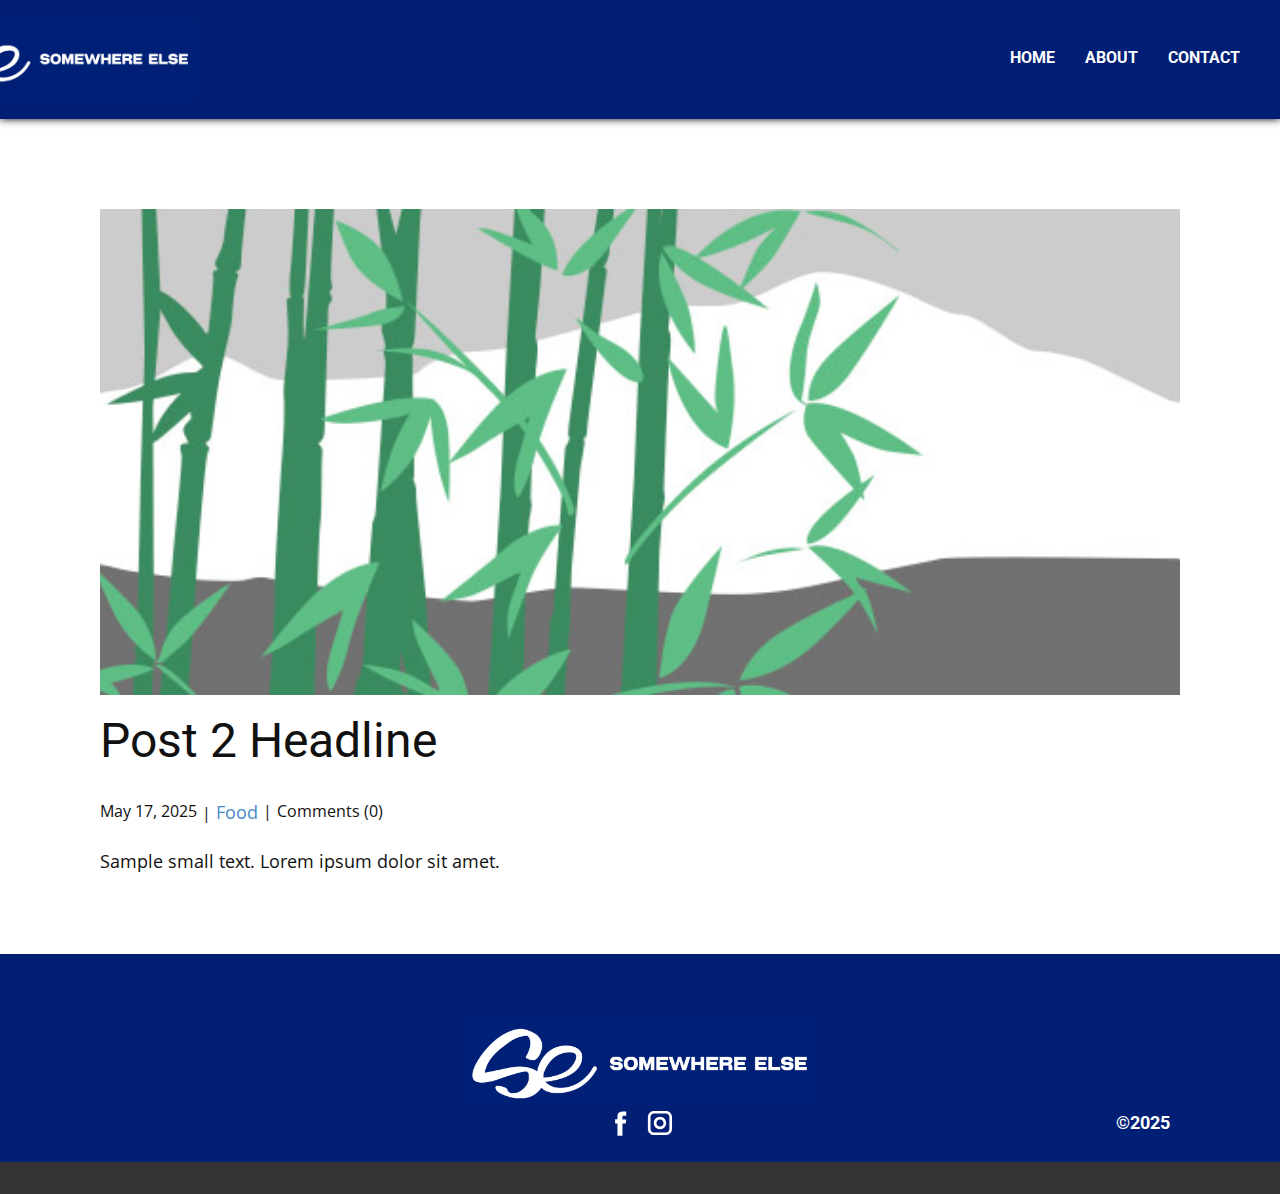
<file: blog/post-1.html>
<!DOCTYPE html>
<html style="font-size: 16px;" lang="en"><head>
    <meta name="viewport" content="width=device-width, initial-scale=1.0">
    <meta charset="utf-8">
    <meta name="keywords" content="Post 1 Headline">
    <meta name="description" content="">
    <title>Post 2 Headline</title>
    <link rel="stylesheet" href="../nicepage.css" media="screen">
<link rel="stylesheet" href="../Post-Template.css" media="screen">
    <script class="u-script" type="text/javascript" src="../jquery.js" defer=""></script>
    <script class="u-script" type="text/javascript" src="../nicepage.js" defer=""></script>
    <meta name="generator" content="Nicepage 7.8.23, nicepage.com">
    
    
    
    <link id="u-theme-google-font" rel="stylesheet" href="https://fonts.googleapis.com/css?family=Roboto:100,100i,300,300i,400,400i,500,500i,700,700i,900,900i|Open+Sans:300,300i,400,400i,500,500i,600,600i,700,700i,800,800i">
    <script type="application/ld+json">{
		"@context": "http://schema.org",
		"@type": "Organization",
		"name": "",
		"logo": "images/banner.jpg",
		"sameAs": [
				"https://www.facebook.com/profile.php?id=61575730045107",
				"https://www.instagram.com/somewhereelse.ph/"
		]
}</script>
    <meta name="theme-color" content="#478ac9">
  <meta data-intl-tel-input-cdn-path="intlTelInput/"></head>
  <body data-path-to-root="./" data-include-products="false" class="u-body u-xl-mode" data-lang="en"><header class="u-box-shadow u-clearfix u-header u-shading u-header" id="header"><div class="u-clearfix u-sheet u-sheet-1">
        <a href="#" class="u-image u-image-round u-logo u-radius u-image-1" data-image-width="2400" data-image-height="750">
          <img src="../images/banner.jpg" class="u-logo-image u-logo-image-1">
        </a>
        <nav class="u-menu u-menu-dropdown u-offcanvas u-menu-1" role="navigation">
          <div class="menu-collapse" style="font-size: 1rem; font-weight: 700; text-transform: uppercase; letter-spacing: 0px;">
            <a class="u-button-style u-custom-active-border-color u-custom-active-color u-custom-border u-custom-border-color u-custom-borders u-custom-color u-custom-hover-border-color u-custom-hover-color u-custom-left-right-menu-spacing u-custom-padding-bottom u-custom-text-active-color u-custom-text-color u-custom-text-decoration u-custom-text-hover-color u-custom-top-bottom-menu-spacing u-hamburger-link u-nav-link u-text-active-palette-1-base u-text-hover-palette-2-base" href="#" tabindex="-1" aria-label="Open menu" aria-controls="106b">
              <svg class="u-svg-link" viewBox="0 0 24 24"><use xlink:href="#menu-hamburger"></use></svg>
              <svg class="u-svg-content" version="1.1" id="menu-hamburger" viewBox="0 0 16 16" x="0px" y="0px" xmlns:xlink="http://www.w3.org/1999/xlink" xmlns="http://www.w3.org/2000/svg"><g><rect y="1" width="16" height="2"></rect><rect y="7" width="16" height="2"></rect><rect y="13" width="16" height="2"></rect>
</g></svg>
            </a>
          </div>
          <div class="u-custom-menu u-nav-container">
            <ul role="menubar" class="u-custom-font u-heading-font u-nav u-spacing-30 u-unstyled u-nav-1"><li role="none" class="u-nav-item"><a role="menuitem" class="u-active-white u-border-3 u-border-active-white u-border-custom-color-5 u-border-hover-white u-border-no-left u-border-no-right u-border-no-top u-button-style u-custom-color-5 u-nav-link u-text-active-custom-color-5 u-text-white" href="../" style="padding: 10px 0px; border-style: solid;">Home</a>
</li><li role="none" class="u-nav-item"><a role="menuitem" class="u-active-white u-border-3 u-border-active-white u-border-custom-color-5 u-border-hover-white u-border-no-left u-border-no-right u-border-no-top u-button-style u-custom-color-5 u-nav-link u-text-active-custom-color-5 u-text-white" href="../About.html" style="padding: 10px 0px; border-style: solid;">About</a>
</li><li role="none" class="u-nav-item"><a role="menuitem" class="u-active-white u-border-3 u-border-active-white u-border-custom-color-5 u-border-hover-white u-border-no-left u-border-no-right u-border-no-top u-button-style u-custom-color-5 u-nav-link u-text-active-custom-color-5 u-text-white" href="../Contact.html" style="padding: 10px 0px; border-style: solid;">Contact</a>
</li></ul>
          </div>
          <div class="u-custom-menu u-nav-container-collapse" id="106b" role="region" aria-label="Menu panel">
            <div class="u-black u-container-style u-inner-container-layout u-opacity u-opacity-95 u-sidenav">
              <div class="u-inner-container-layout u-sidenav-overflow">
                <div class="u-menu-close" tabindex="-1" aria-label="Close menu"></div>
                <ul class="u-align-center u-nav u-popupmenu-items u-unstyled u-nav-2" role="menubar"><li role="none" class="u-nav-item"><a role="menuitem" class="u-button-style u-nav-link" href="../">Home</a>
</li><li role="none" class="u-nav-item"><a role="menuitem" class="u-button-style u-nav-link" href="../About.html">About</a>
</li><li role="none" class="u-nav-item"><a role="menuitem" class="u-button-style u-nav-link" href="../Contact.html">Contact</a>
</li></ul>
              </div>
            </div>
            <div class="u-black u-menu-overlay u-opacity u-opacity-70"></div>
          </div>
        </nav>
      </div></header>
    <section class="u-align-center u-clearfix u-section-1" id="block-1">
      <div class="u-clearfix u-sheet u-valign-middle-md u-valign-middle-sm u-valign-middle-xs u-sheet-1"><!--post_details--><!--post_details_options_json--><!--{"source":""}--><!--/post_details_options_json--><!--blog_post-->
        <div class="u-container-style u-expanded-width u-post-details u-post-details-1">
          <div class="u-container-layout u-valign-middle u-container-layout-1"><!--blog_post_image-->
            <img alt="" class="u-blog-control u-expanded-width u-image u-image-default u-image-1" src="../images/68f64b9d.jpeg"><!--/blog_post_image--><!--blog_post_header-->
            <h2 class="u-blog-control u-text u-text-1">Post 2 Headline</h2><!--/blog_post_header--><!--blog_post_metadata-->
            <div class="u-blog-control u-metadata u-metadata-1"><!--blog_post_metadata_date--><span class="u-meta-date u-meta-icon">May 17, 2025</span><!--/blog_post_metadata_date--><!--blog_post_metadata_category--><span class="u-meta-category u-meta-icon"><a href="../blog/blog.html#/blog-1///1">Food</a></span><!--/blog_post_metadata_category--><!--blog_post_metadata_comments--><span class="u-meta-comments u-meta-icon"><!--blog_post_metadata_comments_content-->Comments (0)<!--/blog_post_metadata_comments_content--></span><!--/blog_post_metadata_comments-->
            </div><!--/blog_post_metadata--><!--blog_post_content-->
            <div class="u-align-justify u-blog-control u-post-content u-text u-text-2 fr-view">
  <p>Sample small text. Lorem ipsum dolor sit amet.</p>
  </div><!--/blog_post_content-->
          </div>
        </div><!--/blog_post--><!--/post_details-->
      </div>
    </section>
    
    
    
    <footer class="u-align-center u-clearfix u-container-align-center u-custom-color-5 u-footer u-footer" id="footer"><div class="u-clearfix u-sheet u-sheet-1">
        <img class="u-image u-image-default u-image-1" src="../images/banner.jpg" alt="" data-image-width="2400" data-image-height="750">
        <div class="u-social-icons u-social-icons-1">
          <a class="u-social-url" title="facebook" target="_blank" href="https://www.facebook.com/profile.php?id=61575730045107"><span class="u-icon u-social-facebook u-social-icon u-text-white u-icon-1"><svg class="u-svg-link" preserveAspectRatio="xMidYMin slice" viewBox="0 0 112 112" style=""><use xlink:href="#svg-522d"></use></svg><svg class="u-svg-content" viewBox="0 0 112 112" x="0" y="0" id="svg-522d"><path fill="currentColor" d="M75.5,28.8H65.4c-1.5,0-4,0.9-4,4.3v9.4h13.9l-1.5,15.8H61.4v45.1H42.8V58.3h-8.8V42.4h8.8V32.2
c0-7.4,3.4-18.8,18.8-18.8h13.8v15.4H75.5z"></path></svg></span>
          </a>
          <a class="u-social-url" title="instagram" target="_blank" href="https://www.instagram.com/somewhereelse.ph/"><span class="u-icon u-social-icon u-social-instagram u-text-white u-icon-2"><svg class="u-svg-link" preserveAspectRatio="xMidYMin slice" viewBox="0 0 112 112" style=""><use xlink:href="#svg-a735"></use></svg><svg class="u-svg-content" viewBox="0 0 112 112" x="0" y="0" id="svg-a735"><path fill="currentColor" d="M55.9,32.9c-12.8,0-23.2,10.4-23.2,23.2s10.4,23.2,23.2,23.2s23.2-10.4,23.2-23.2S68.7,32.9,55.9,32.9z
	 M55.9,69.4c-7.4,0-13.3-6-13.3-13.3c-0.1-7.4,6-13.3,13.3-13.3s13.3,6,13.3,13.3C69.3,63.5,63.3,69.4,55.9,69.4z"></path><path fill="currentColor" d="M78.2,11H33.5C21,11,10.8,21.3,10.8,33.7v44.7c0,12.6,10.2,22.8,22.7,22.8h44.7c12.6,0,22.7-10.2,22.7-22.7
	V33.7C100.8,21.1,90.6,11,78.2,11z M91,78.4c0,7.1-5.8,12.8-12.8,12.8H33.5c-7.1,0-12.8-5.8-12.8-12.8V33.7
	c0-7.1,5.8-12.8,12.8-12.8h44.7c7.1,0,12.8,5.8,12.8,12.8V78.4z"></path></svg></span>
          </a>
        </div>
        <p class="u-custom-font u-heading-font u-text u-text-1"> ©2025</p>
      </div></footer>
    <section class="u-backlink u-clearfix u-grey-80"></section>
  
</body></html>
</file>
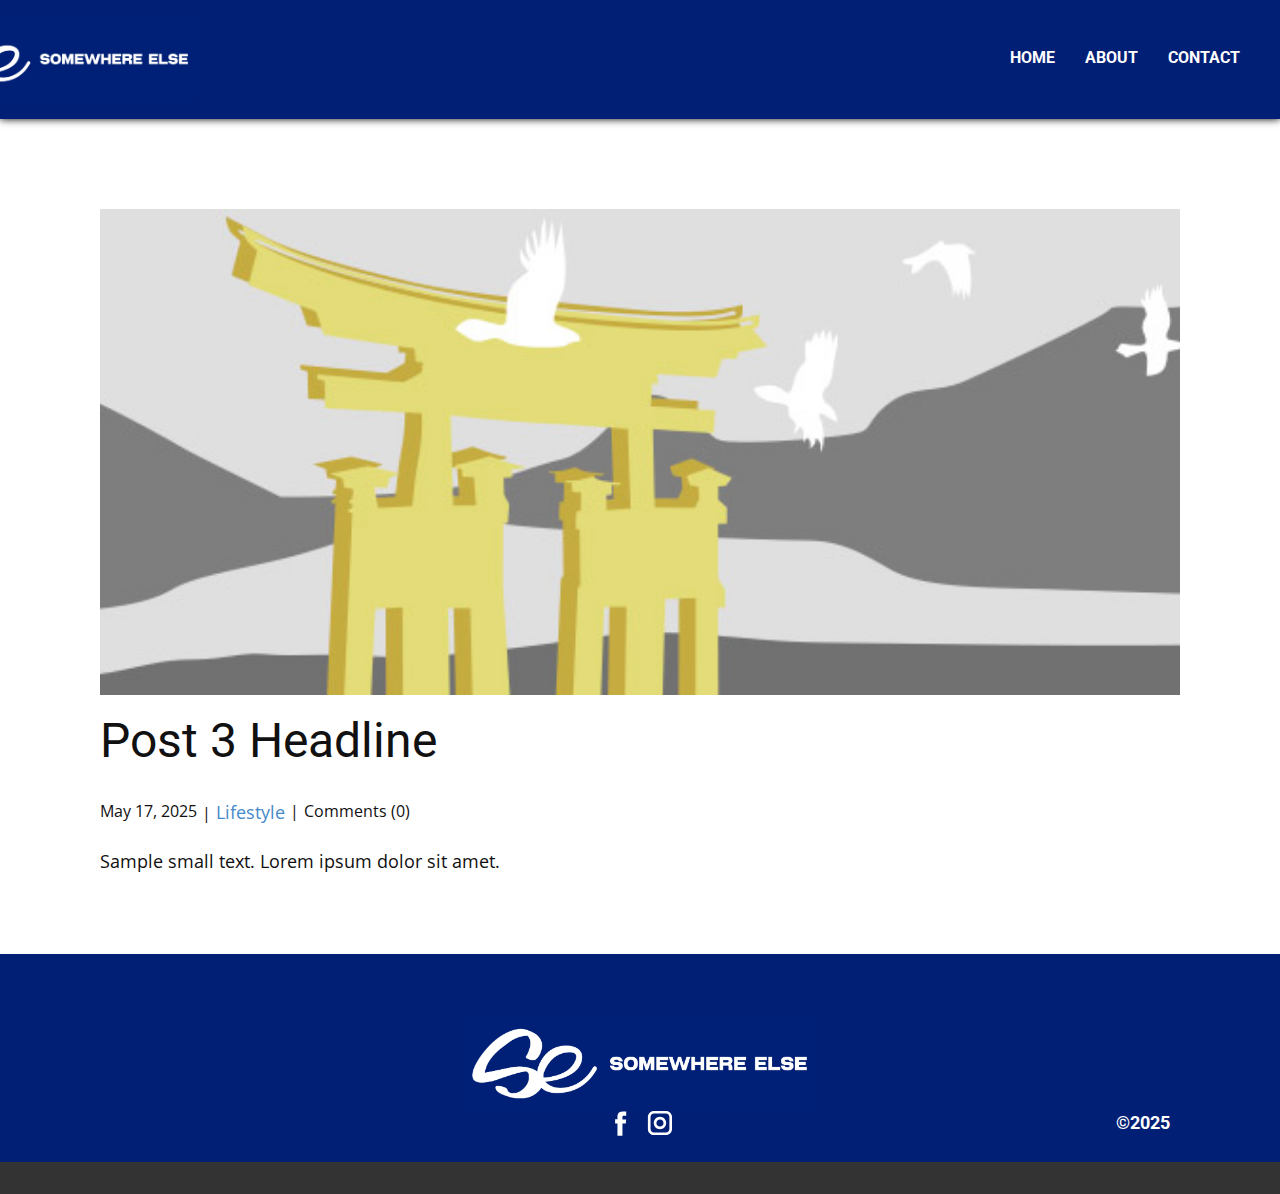
<file: blog/post-2.html>
<!DOCTYPE html>
<html style="font-size: 16px;" lang="en"><head>
    <meta name="viewport" content="width=device-width, initial-scale=1.0">
    <meta charset="utf-8">
    <meta name="keywords" content="Post 1 Headline">
    <meta name="description" content="">
    <title>Post 3 Headline</title>
    <link rel="stylesheet" href="../nicepage.css" media="screen">
<link rel="stylesheet" href="../Post-Template.css" media="screen">
    <script class="u-script" type="text/javascript" src="../jquery.js" defer=""></script>
    <script class="u-script" type="text/javascript" src="../nicepage.js" defer=""></script>
    <meta name="generator" content="Nicepage 7.8.23, nicepage.com">
    
    
    
    <link id="u-theme-google-font" rel="stylesheet" href="https://fonts.googleapis.com/css?family=Roboto:100,100i,300,300i,400,400i,500,500i,700,700i,900,900i|Open+Sans:300,300i,400,400i,500,500i,600,600i,700,700i,800,800i">
    <script type="application/ld+json">{
		"@context": "http://schema.org",
		"@type": "Organization",
		"name": "",
		"logo": "images/banner.jpg",
		"sameAs": [
				"https://www.facebook.com/profile.php?id=61575730045107",
				"https://www.instagram.com/somewhereelse.ph/"
		]
}</script>
    <meta name="theme-color" content="#478ac9">
  <meta data-intl-tel-input-cdn-path="intlTelInput/"></head>
  <body data-path-to-root="./" data-include-products="false" class="u-body u-xl-mode" data-lang="en"><header class="u-box-shadow u-clearfix u-header u-shading u-header" id="header"><div class="u-clearfix u-sheet u-sheet-1">
        <a href="#" class="u-image u-image-round u-logo u-radius u-image-1" data-image-width="2400" data-image-height="750">
          <img src="../images/banner.jpg" class="u-logo-image u-logo-image-1">
        </a>
        <nav class="u-menu u-menu-dropdown u-offcanvas u-menu-1" role="navigation">
          <div class="menu-collapse" style="font-size: 1rem; font-weight: 700; text-transform: uppercase; letter-spacing: 0px;">
            <a class="u-button-style u-custom-active-border-color u-custom-active-color u-custom-border u-custom-border-color u-custom-borders u-custom-color u-custom-hover-border-color u-custom-hover-color u-custom-left-right-menu-spacing u-custom-padding-bottom u-custom-text-active-color u-custom-text-color u-custom-text-decoration u-custom-text-hover-color u-custom-top-bottom-menu-spacing u-hamburger-link u-nav-link u-text-active-palette-1-base u-text-hover-palette-2-base" href="#" tabindex="-1" aria-label="Open menu" aria-controls="106b">
              <svg class="u-svg-link" viewBox="0 0 24 24"><use xlink:href="#menu-hamburger"></use></svg>
              <svg class="u-svg-content" version="1.1" id="menu-hamburger" viewBox="0 0 16 16" x="0px" y="0px" xmlns:xlink="http://www.w3.org/1999/xlink" xmlns="http://www.w3.org/2000/svg"><g><rect y="1" width="16" height="2"></rect><rect y="7" width="16" height="2"></rect><rect y="13" width="16" height="2"></rect>
</g></svg>
            </a>
          </div>
          <div class="u-custom-menu u-nav-container">
            <ul role="menubar" class="u-custom-font u-heading-font u-nav u-spacing-30 u-unstyled u-nav-1"><li role="none" class="u-nav-item"><a role="menuitem" class="u-active-white u-border-3 u-border-active-white u-border-custom-color-5 u-border-hover-white u-border-no-left u-border-no-right u-border-no-top u-button-style u-custom-color-5 u-nav-link u-text-active-custom-color-5 u-text-white" href="../" style="padding: 10px 0px; border-style: solid;">Home</a>
</li><li role="none" class="u-nav-item"><a role="menuitem" class="u-active-white u-border-3 u-border-active-white u-border-custom-color-5 u-border-hover-white u-border-no-left u-border-no-right u-border-no-top u-button-style u-custom-color-5 u-nav-link u-text-active-custom-color-5 u-text-white" href="../About.html" style="padding: 10px 0px; border-style: solid;">About</a>
</li><li role="none" class="u-nav-item"><a role="menuitem" class="u-active-white u-border-3 u-border-active-white u-border-custom-color-5 u-border-hover-white u-border-no-left u-border-no-right u-border-no-top u-button-style u-custom-color-5 u-nav-link u-text-active-custom-color-5 u-text-white" href="../Contact.html" style="padding: 10px 0px; border-style: solid;">Contact</a>
</li></ul>
          </div>
          <div class="u-custom-menu u-nav-container-collapse" id="106b" role="region" aria-label="Menu panel">
            <div class="u-black u-container-style u-inner-container-layout u-opacity u-opacity-95 u-sidenav">
              <div class="u-inner-container-layout u-sidenav-overflow">
                <div class="u-menu-close" tabindex="-1" aria-label="Close menu"></div>
                <ul class="u-align-center u-nav u-popupmenu-items u-unstyled u-nav-2" role="menubar"><li role="none" class="u-nav-item"><a role="menuitem" class="u-button-style u-nav-link" href="../">Home</a>
</li><li role="none" class="u-nav-item"><a role="menuitem" class="u-button-style u-nav-link" href="../About.html">About</a>
</li><li role="none" class="u-nav-item"><a role="menuitem" class="u-button-style u-nav-link" href="../Contact.html">Contact</a>
</li></ul>
              </div>
            </div>
            <div class="u-black u-menu-overlay u-opacity u-opacity-70"></div>
          </div>
        </nav>
      </div></header>
    <section class="u-align-center u-clearfix u-section-1" id="block-1">
      <div class="u-clearfix u-sheet u-valign-middle-md u-valign-middle-sm u-valign-middle-xs u-sheet-1"><!--post_details--><!--post_details_options_json--><!--{"source":""}--><!--/post_details_options_json--><!--blog_post-->
        <div class="u-container-style u-expanded-width u-post-details u-post-details-1">
          <div class="u-container-layout u-valign-middle u-container-layout-1"><!--blog_post_image-->
            <img alt="" class="u-blog-control u-expanded-width u-image u-image-default u-image-1" src="../images/8ad73f3c.jpeg"><!--/blog_post_image--><!--blog_post_header-->
            <h2 class="u-blog-control u-text u-text-1">Post 3 Headline</h2><!--/blog_post_header--><!--blog_post_metadata-->
            <div class="u-blog-control u-metadata u-metadata-1"><!--blog_post_metadata_date--><span class="u-meta-date u-meta-icon">May 17, 2025</span><!--/blog_post_metadata_date--><!--blog_post_metadata_category--><span class="u-meta-category u-meta-icon"><a href="../blog/blog.html#/blog-1///3">Lifestyle</a></span><!--/blog_post_metadata_category--><!--blog_post_metadata_comments--><span class="u-meta-comments u-meta-icon"><!--blog_post_metadata_comments_content-->Comments (0)<!--/blog_post_metadata_comments_content--></span><!--/blog_post_metadata_comments-->
            </div><!--/blog_post_metadata--><!--blog_post_content-->
            <div class="u-align-justify u-blog-control u-post-content u-text u-text-2 fr-view">
  <p>Sample small text. Lorem ipsum dolor sit amet.</p>
  </div><!--/blog_post_content-->
          </div>
        </div><!--/blog_post--><!--/post_details-->
      </div>
    </section>
    
    
    
    <footer class="u-align-center u-clearfix u-container-align-center u-custom-color-5 u-footer u-footer" id="footer"><div class="u-clearfix u-sheet u-sheet-1">
        <img class="u-image u-image-default u-image-1" src="../images/banner.jpg" alt="" data-image-width="2400" data-image-height="750">
        <div class="u-social-icons u-social-icons-1">
          <a class="u-social-url" title="facebook" target="_blank" href="https://www.facebook.com/profile.php?id=61575730045107"><span class="u-icon u-social-facebook u-social-icon u-text-white u-icon-1"><svg class="u-svg-link" preserveAspectRatio="xMidYMin slice" viewBox="0 0 112 112" style=""><use xlink:href="#svg-522d"></use></svg><svg class="u-svg-content" viewBox="0 0 112 112" x="0" y="0" id="svg-522d"><path fill="currentColor" d="M75.5,28.8H65.4c-1.5,0-4,0.9-4,4.3v9.4h13.9l-1.5,15.8H61.4v45.1H42.8V58.3h-8.8V42.4h8.8V32.2
c0-7.4,3.4-18.8,18.8-18.8h13.8v15.4H75.5z"></path></svg></span>
          </a>
          <a class="u-social-url" title="instagram" target="_blank" href="https://www.instagram.com/somewhereelse.ph/"><span class="u-icon u-social-icon u-social-instagram u-text-white u-icon-2"><svg class="u-svg-link" preserveAspectRatio="xMidYMin slice" viewBox="0 0 112 112" style=""><use xlink:href="#svg-a735"></use></svg><svg class="u-svg-content" viewBox="0 0 112 112" x="0" y="0" id="svg-a735"><path fill="currentColor" d="M55.9,32.9c-12.8,0-23.2,10.4-23.2,23.2s10.4,23.2,23.2,23.2s23.2-10.4,23.2-23.2S68.7,32.9,55.9,32.9z
	 M55.9,69.4c-7.4,0-13.3-6-13.3-13.3c-0.1-7.4,6-13.3,13.3-13.3s13.3,6,13.3,13.3C69.3,63.5,63.3,69.4,55.9,69.4z"></path><path fill="currentColor" d="M78.2,11H33.5C21,11,10.8,21.3,10.8,33.7v44.7c0,12.6,10.2,22.8,22.7,22.8h44.7c12.6,0,22.7-10.2,22.7-22.7
	V33.7C100.8,21.1,90.6,11,78.2,11z M91,78.4c0,7.1-5.8,12.8-12.8,12.8H33.5c-7.1,0-12.8-5.8-12.8-12.8V33.7
	c0-7.1,5.8-12.8,12.8-12.8h44.7c7.1,0,12.8,5.8,12.8,12.8V78.4z"></path></svg></span>
          </a>
        </div>
        <p class="u-custom-font u-heading-font u-text u-text-1"> ©2025</p>
      </div></footer>
    <section class="u-backlink u-clearfix u-grey-80"></section>
  
</body></html>
</file>
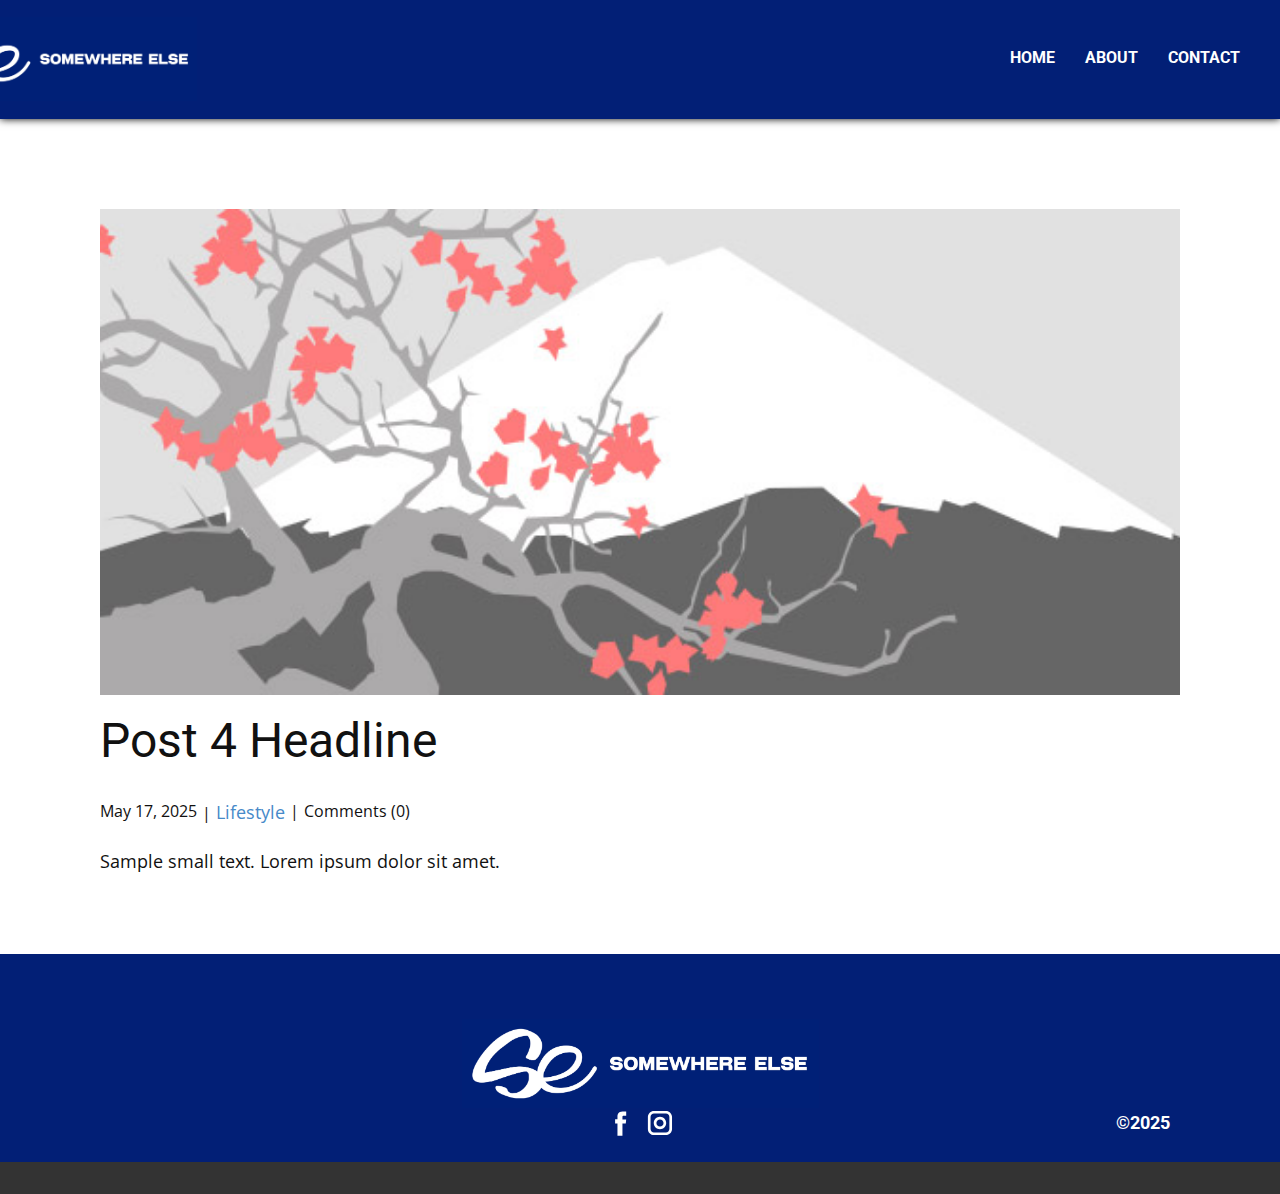
<file: blog/post-3.html>
<!DOCTYPE html>
<html style="font-size: 16px;" lang="en"><head>
    <meta name="viewport" content="width=device-width, initial-scale=1.0">
    <meta charset="utf-8">
    <meta name="keywords" content="Post 1 Headline">
    <meta name="description" content="">
    <title>Post 4 Headline</title>
    <link rel="stylesheet" href="../nicepage.css" media="screen">
<link rel="stylesheet" href="../Post-Template.css" media="screen">
    <script class="u-script" type="text/javascript" src="../jquery.js" defer=""></script>
    <script class="u-script" type="text/javascript" src="../nicepage.js" defer=""></script>
    <meta name="generator" content="Nicepage 7.8.23, nicepage.com">
    
    
    
    <link id="u-theme-google-font" rel="stylesheet" href="https://fonts.googleapis.com/css?family=Roboto:100,100i,300,300i,400,400i,500,500i,700,700i,900,900i|Open+Sans:300,300i,400,400i,500,500i,600,600i,700,700i,800,800i">
    <script type="application/ld+json">{
		"@context": "http://schema.org",
		"@type": "Organization",
		"name": "",
		"logo": "images/banner.jpg",
		"sameAs": [
				"https://www.facebook.com/profile.php?id=61575730045107",
				"https://www.instagram.com/somewhereelse.ph/"
		]
}</script>
    <meta name="theme-color" content="#478ac9">
  <meta data-intl-tel-input-cdn-path="intlTelInput/"></head>
  <body data-path-to-root="./" data-include-products="false" class="u-body u-xl-mode" data-lang="en"><header class="u-box-shadow u-clearfix u-header u-shading u-header" id="header"><div class="u-clearfix u-sheet u-sheet-1">
        <a href="#" class="u-image u-image-round u-logo u-radius u-image-1" data-image-width="2400" data-image-height="750">
          <img src="../images/banner.jpg" class="u-logo-image u-logo-image-1">
        </a>
        <nav class="u-menu u-menu-dropdown u-offcanvas u-menu-1" role="navigation">
          <div class="menu-collapse" style="font-size: 1rem; font-weight: 700; text-transform: uppercase; letter-spacing: 0px;">
            <a class="u-button-style u-custom-active-border-color u-custom-active-color u-custom-border u-custom-border-color u-custom-borders u-custom-color u-custom-hover-border-color u-custom-hover-color u-custom-left-right-menu-spacing u-custom-padding-bottom u-custom-text-active-color u-custom-text-color u-custom-text-decoration u-custom-text-hover-color u-custom-top-bottom-menu-spacing u-hamburger-link u-nav-link u-text-active-palette-1-base u-text-hover-palette-2-base" href="#" tabindex="-1" aria-label="Open menu" aria-controls="106b">
              <svg class="u-svg-link" viewBox="0 0 24 24"><use xlink:href="#menu-hamburger"></use></svg>
              <svg class="u-svg-content" version="1.1" id="menu-hamburger" viewBox="0 0 16 16" x="0px" y="0px" xmlns:xlink="http://www.w3.org/1999/xlink" xmlns="http://www.w3.org/2000/svg"><g><rect y="1" width="16" height="2"></rect><rect y="7" width="16" height="2"></rect><rect y="13" width="16" height="2"></rect>
</g></svg>
            </a>
          </div>
          <div class="u-custom-menu u-nav-container">
            <ul role="menubar" class="u-custom-font u-heading-font u-nav u-spacing-30 u-unstyled u-nav-1"><li role="none" class="u-nav-item"><a role="menuitem" class="u-active-white u-border-3 u-border-active-white u-border-custom-color-5 u-border-hover-white u-border-no-left u-border-no-right u-border-no-top u-button-style u-custom-color-5 u-nav-link u-text-active-custom-color-5 u-text-white" href="../" style="padding: 10px 0px; border-style: solid;">Home</a>
</li><li role="none" class="u-nav-item"><a role="menuitem" class="u-active-white u-border-3 u-border-active-white u-border-custom-color-5 u-border-hover-white u-border-no-left u-border-no-right u-border-no-top u-button-style u-custom-color-5 u-nav-link u-text-active-custom-color-5 u-text-white" href="../About.html" style="padding: 10px 0px; border-style: solid;">About</a>
</li><li role="none" class="u-nav-item"><a role="menuitem" class="u-active-white u-border-3 u-border-active-white u-border-custom-color-5 u-border-hover-white u-border-no-left u-border-no-right u-border-no-top u-button-style u-custom-color-5 u-nav-link u-text-active-custom-color-5 u-text-white" href="../Contact.html" style="padding: 10px 0px; border-style: solid;">Contact</a>
</li></ul>
          </div>
          <div class="u-custom-menu u-nav-container-collapse" id="106b" role="region" aria-label="Menu panel">
            <div class="u-black u-container-style u-inner-container-layout u-opacity u-opacity-95 u-sidenav">
              <div class="u-inner-container-layout u-sidenav-overflow">
                <div class="u-menu-close" tabindex="-1" aria-label="Close menu"></div>
                <ul class="u-align-center u-nav u-popupmenu-items u-unstyled u-nav-2" role="menubar"><li role="none" class="u-nav-item"><a role="menuitem" class="u-button-style u-nav-link" href="../">Home</a>
</li><li role="none" class="u-nav-item"><a role="menuitem" class="u-button-style u-nav-link" href="../About.html">About</a>
</li><li role="none" class="u-nav-item"><a role="menuitem" class="u-button-style u-nav-link" href="../Contact.html">Contact</a>
</li></ul>
              </div>
            </div>
            <div class="u-black u-menu-overlay u-opacity u-opacity-70"></div>
          </div>
        </nav>
      </div></header>
    <section class="u-align-center u-clearfix u-section-1" id="block-1">
      <div class="u-clearfix u-sheet u-valign-middle-md u-valign-middle-sm u-valign-middle-xs u-sheet-1"><!--post_details--><!--post_details_options_json--><!--{"source":""}--><!--/post_details_options_json--><!--blog_post-->
        <div class="u-container-style u-expanded-width u-post-details u-post-details-1">
          <div class="u-container-layout u-valign-middle u-container-layout-1"><!--blog_post_image-->
            <img alt="" class="u-blog-control u-expanded-width u-image u-image-default u-image-1" src="../images/0fd3416c.jpeg"><!--/blog_post_image--><!--blog_post_header-->
            <h2 class="u-blog-control u-text u-text-1">Post 4 Headline</h2><!--/blog_post_header--><!--blog_post_metadata-->
            <div class="u-blog-control u-metadata u-metadata-1"><!--blog_post_metadata_date--><span class="u-meta-date u-meta-icon">May 17, 2025</span><!--/blog_post_metadata_date--><!--blog_post_metadata_category--><span class="u-meta-category u-meta-icon"><a href="../blog/blog.html#/blog-1///3">Lifestyle</a></span><!--/blog_post_metadata_category--><!--blog_post_metadata_comments--><span class="u-meta-comments u-meta-icon"><!--blog_post_metadata_comments_content-->Comments (0)<!--/blog_post_metadata_comments_content--></span><!--/blog_post_metadata_comments-->
            </div><!--/blog_post_metadata--><!--blog_post_content-->
            <div class="u-align-justify u-blog-control u-post-content u-text u-text-2 fr-view">
  <p>Sample small text. Lorem ipsum dolor sit amet.</p>
  </div><!--/blog_post_content-->
          </div>
        </div><!--/blog_post--><!--/post_details-->
      </div>
    </section>
    
    
    
    <footer class="u-align-center u-clearfix u-container-align-center u-custom-color-5 u-footer u-footer" id="footer"><div class="u-clearfix u-sheet u-sheet-1">
        <img class="u-image u-image-default u-image-1" src="../images/banner.jpg" alt="" data-image-width="2400" data-image-height="750">
        <div class="u-social-icons u-social-icons-1">
          <a class="u-social-url" title="facebook" target="_blank" href="https://www.facebook.com/profile.php?id=61575730045107"><span class="u-icon u-social-facebook u-social-icon u-text-white u-icon-1"><svg class="u-svg-link" preserveAspectRatio="xMidYMin slice" viewBox="0 0 112 112" style=""><use xlink:href="#svg-522d"></use></svg><svg class="u-svg-content" viewBox="0 0 112 112" x="0" y="0" id="svg-522d"><path fill="currentColor" d="M75.5,28.8H65.4c-1.5,0-4,0.9-4,4.3v9.4h13.9l-1.5,15.8H61.4v45.1H42.8V58.3h-8.8V42.4h8.8V32.2
c0-7.4,3.4-18.8,18.8-18.8h13.8v15.4H75.5z"></path></svg></span>
          </a>
          <a class="u-social-url" title="instagram" target="_blank" href="https://www.instagram.com/somewhereelse.ph/"><span class="u-icon u-social-icon u-social-instagram u-text-white u-icon-2"><svg class="u-svg-link" preserveAspectRatio="xMidYMin slice" viewBox="0 0 112 112" style=""><use xlink:href="#svg-a735"></use></svg><svg class="u-svg-content" viewBox="0 0 112 112" x="0" y="0" id="svg-a735"><path fill="currentColor" d="M55.9,32.9c-12.8,0-23.2,10.4-23.2,23.2s10.4,23.2,23.2,23.2s23.2-10.4,23.2-23.2S68.7,32.9,55.9,32.9z
	 M55.9,69.4c-7.4,0-13.3-6-13.3-13.3c-0.1-7.4,6-13.3,13.3-13.3s13.3,6,13.3,13.3C69.3,63.5,63.3,69.4,55.9,69.4z"></path><path fill="currentColor" d="M78.2,11H33.5C21,11,10.8,21.3,10.8,33.7v44.7c0,12.6,10.2,22.8,22.7,22.8h44.7c12.6,0,22.7-10.2,22.7-22.7
	V33.7C100.8,21.1,90.6,11,78.2,11z M91,78.4c0,7.1-5.8,12.8-12.8,12.8H33.5c-7.1,0-12.8-5.8-12.8-12.8V33.7
	c0-7.1,5.8-12.8,12.8-12.8h44.7c7.1,0,12.8,5.8,12.8,12.8V78.4z"></path></svg></span>
          </a>
        </div>
        <p class="u-custom-font u-heading-font u-text u-text-1"> ©2025</p>
      </div></footer>
    <section class="u-backlink u-clearfix u-grey-80"></section>
  
</body></html>
</file>
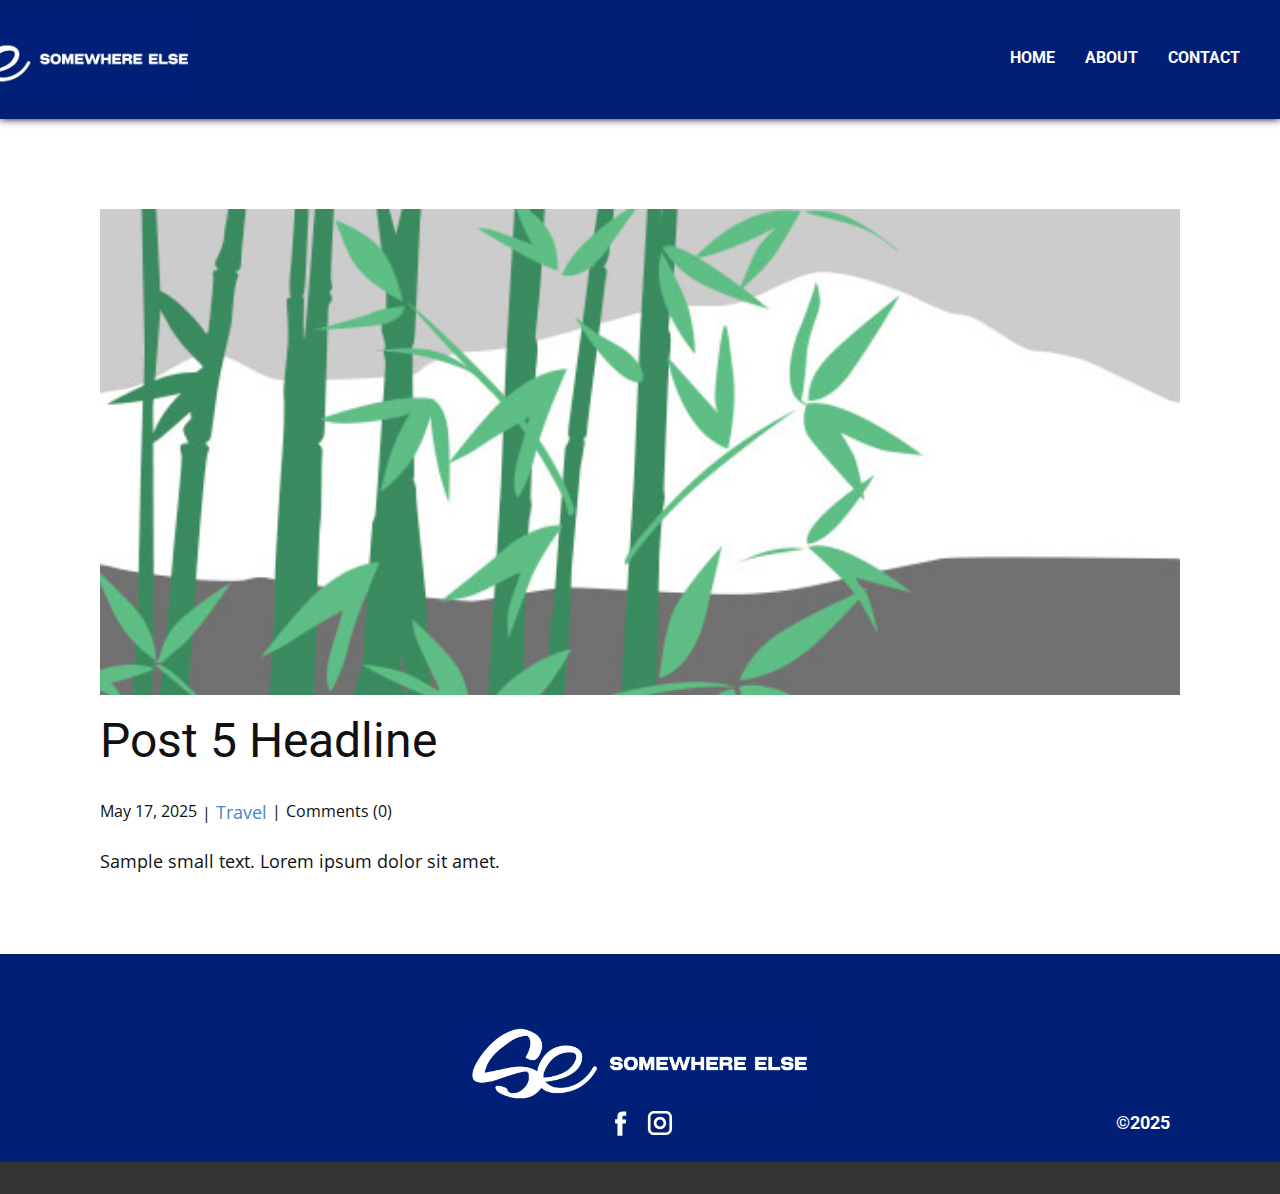
<file: blog/post-4.html>
<!DOCTYPE html>
<html style="font-size: 16px;" lang="en"><head>
    <meta name="viewport" content="width=device-width, initial-scale=1.0">
    <meta charset="utf-8">
    <meta name="keywords" content="Post 1 Headline">
    <meta name="description" content="">
    <title>Post 5 Headline</title>
    <link rel="stylesheet" href="../nicepage.css" media="screen">
<link rel="stylesheet" href="../Post-Template.css" media="screen">
    <script class="u-script" type="text/javascript" src="../jquery.js" defer=""></script>
    <script class="u-script" type="text/javascript" src="../nicepage.js" defer=""></script>
    <meta name="generator" content="Nicepage 7.8.23, nicepage.com">
    
    
    
    <link id="u-theme-google-font" rel="stylesheet" href="https://fonts.googleapis.com/css?family=Roboto:100,100i,300,300i,400,400i,500,500i,700,700i,900,900i|Open+Sans:300,300i,400,400i,500,500i,600,600i,700,700i,800,800i">
    <script type="application/ld+json">{
		"@context": "http://schema.org",
		"@type": "Organization",
		"name": "",
		"logo": "images/banner.jpg",
		"sameAs": [
				"https://www.facebook.com/profile.php?id=61575730045107",
				"https://www.instagram.com/somewhereelse.ph/"
		]
}</script>
    <meta name="theme-color" content="#478ac9">
  <meta data-intl-tel-input-cdn-path="intlTelInput/"></head>
  <body data-path-to-root="./" data-include-products="false" class="u-body u-xl-mode" data-lang="en"><header class="u-box-shadow u-clearfix u-header u-shading u-header" id="header"><div class="u-clearfix u-sheet u-sheet-1">
        <a href="#" class="u-image u-image-round u-logo u-radius u-image-1" data-image-width="2400" data-image-height="750">
          <img src="../images/banner.jpg" class="u-logo-image u-logo-image-1">
        </a>
        <nav class="u-menu u-menu-dropdown u-offcanvas u-menu-1" role="navigation">
          <div class="menu-collapse" style="font-size: 1rem; font-weight: 700; text-transform: uppercase; letter-spacing: 0px;">
            <a class="u-button-style u-custom-active-border-color u-custom-active-color u-custom-border u-custom-border-color u-custom-borders u-custom-color u-custom-hover-border-color u-custom-hover-color u-custom-left-right-menu-spacing u-custom-padding-bottom u-custom-text-active-color u-custom-text-color u-custom-text-decoration u-custom-text-hover-color u-custom-top-bottom-menu-spacing u-hamburger-link u-nav-link u-text-active-palette-1-base u-text-hover-palette-2-base" href="#" tabindex="-1" aria-label="Open menu" aria-controls="106b">
              <svg class="u-svg-link" viewBox="0 0 24 24"><use xlink:href="#menu-hamburger"></use></svg>
              <svg class="u-svg-content" version="1.1" id="menu-hamburger" viewBox="0 0 16 16" x="0px" y="0px" xmlns:xlink="http://www.w3.org/1999/xlink" xmlns="http://www.w3.org/2000/svg"><g><rect y="1" width="16" height="2"></rect><rect y="7" width="16" height="2"></rect><rect y="13" width="16" height="2"></rect>
</g></svg>
            </a>
          </div>
          <div class="u-custom-menu u-nav-container">
            <ul role="menubar" class="u-custom-font u-heading-font u-nav u-spacing-30 u-unstyled u-nav-1"><li role="none" class="u-nav-item"><a role="menuitem" class="u-active-white u-border-3 u-border-active-white u-border-custom-color-5 u-border-hover-white u-border-no-left u-border-no-right u-border-no-top u-button-style u-custom-color-5 u-nav-link u-text-active-custom-color-5 u-text-white" href="../" style="padding: 10px 0px; border-style: solid;">Home</a>
</li><li role="none" class="u-nav-item"><a role="menuitem" class="u-active-white u-border-3 u-border-active-white u-border-custom-color-5 u-border-hover-white u-border-no-left u-border-no-right u-border-no-top u-button-style u-custom-color-5 u-nav-link u-text-active-custom-color-5 u-text-white" href="../About.html" style="padding: 10px 0px; border-style: solid;">About</a>
</li><li role="none" class="u-nav-item"><a role="menuitem" class="u-active-white u-border-3 u-border-active-white u-border-custom-color-5 u-border-hover-white u-border-no-left u-border-no-right u-border-no-top u-button-style u-custom-color-5 u-nav-link u-text-active-custom-color-5 u-text-white" href="../Contact.html" style="padding: 10px 0px; border-style: solid;">Contact</a>
</li></ul>
          </div>
          <div class="u-custom-menu u-nav-container-collapse" id="106b" role="region" aria-label="Menu panel">
            <div class="u-black u-container-style u-inner-container-layout u-opacity u-opacity-95 u-sidenav">
              <div class="u-inner-container-layout u-sidenav-overflow">
                <div class="u-menu-close" tabindex="-1" aria-label="Close menu"></div>
                <ul class="u-align-center u-nav u-popupmenu-items u-unstyled u-nav-2" role="menubar"><li role="none" class="u-nav-item"><a role="menuitem" class="u-button-style u-nav-link" href="../">Home</a>
</li><li role="none" class="u-nav-item"><a role="menuitem" class="u-button-style u-nav-link" href="../About.html">About</a>
</li><li role="none" class="u-nav-item"><a role="menuitem" class="u-button-style u-nav-link" href="../Contact.html">Contact</a>
</li></ul>
              </div>
            </div>
            <div class="u-black u-menu-overlay u-opacity u-opacity-70"></div>
          </div>
        </nav>
      </div></header>
    <section class="u-align-center u-clearfix u-section-1" id="block-1">
      <div class="u-clearfix u-sheet u-valign-middle-md u-valign-middle-sm u-valign-middle-xs u-sheet-1"><!--post_details--><!--post_details_options_json--><!--{"source":""}--><!--/post_details_options_json--><!--blog_post-->
        <div class="u-container-style u-expanded-width u-post-details u-post-details-1">
          <div class="u-container-layout u-valign-middle u-container-layout-1"><!--blog_post_image-->
            <img alt="" class="u-blog-control u-expanded-width u-image u-image-default u-image-1" src="../images/68f64b9d.jpeg"><!--/blog_post_image--><!--blog_post_header-->
            <h2 class="u-blog-control u-text u-text-1">Post 5 Headline</h2><!--/blog_post_header--><!--blog_post_metadata-->
            <div class="u-blog-control u-metadata u-metadata-1"><!--blog_post_metadata_date--><span class="u-meta-date u-meta-icon">May 17, 2025</span><!--/blog_post_metadata_date--><!--blog_post_metadata_category--><span class="u-meta-category u-meta-icon"><a href="../blog/blog.html#/blog-1///2">Travel</a></span><!--/blog_post_metadata_category--><!--blog_post_metadata_comments--><span class="u-meta-comments u-meta-icon"><!--blog_post_metadata_comments_content-->Comments (0)<!--/blog_post_metadata_comments_content--></span><!--/blog_post_metadata_comments-->
            </div><!--/blog_post_metadata--><!--blog_post_content-->
            <div class="u-align-justify u-blog-control u-post-content u-text u-text-2 fr-view">
  <p>Sample small text. Lorem ipsum dolor sit amet.</p>
  </div><!--/blog_post_content-->
          </div>
        </div><!--/blog_post--><!--/post_details-->
      </div>
    </section>
    
    
    
    <footer class="u-align-center u-clearfix u-container-align-center u-custom-color-5 u-footer u-footer" id="footer"><div class="u-clearfix u-sheet u-sheet-1">
        <img class="u-image u-image-default u-image-1" src="../images/banner.jpg" alt="" data-image-width="2400" data-image-height="750">
        <div class="u-social-icons u-social-icons-1">
          <a class="u-social-url" title="facebook" target="_blank" href="https://www.facebook.com/profile.php?id=61575730045107"><span class="u-icon u-social-facebook u-social-icon u-text-white u-icon-1"><svg class="u-svg-link" preserveAspectRatio="xMidYMin slice" viewBox="0 0 112 112" style=""><use xlink:href="#svg-522d"></use></svg><svg class="u-svg-content" viewBox="0 0 112 112" x="0" y="0" id="svg-522d"><path fill="currentColor" d="M75.5,28.8H65.4c-1.5,0-4,0.9-4,4.3v9.4h13.9l-1.5,15.8H61.4v45.1H42.8V58.3h-8.8V42.4h8.8V32.2
c0-7.4,3.4-18.8,18.8-18.8h13.8v15.4H75.5z"></path></svg></span>
          </a>
          <a class="u-social-url" title="instagram" target="_blank" href="https://www.instagram.com/somewhereelse.ph/"><span class="u-icon u-social-icon u-social-instagram u-text-white u-icon-2"><svg class="u-svg-link" preserveAspectRatio="xMidYMin slice" viewBox="0 0 112 112" style=""><use xlink:href="#svg-a735"></use></svg><svg class="u-svg-content" viewBox="0 0 112 112" x="0" y="0" id="svg-a735"><path fill="currentColor" d="M55.9,32.9c-12.8,0-23.2,10.4-23.2,23.2s10.4,23.2,23.2,23.2s23.2-10.4,23.2-23.2S68.7,32.9,55.9,32.9z
	 M55.9,69.4c-7.4,0-13.3-6-13.3-13.3c-0.1-7.4,6-13.3,13.3-13.3s13.3,6,13.3,13.3C69.3,63.5,63.3,69.4,55.9,69.4z"></path><path fill="currentColor" d="M78.2,11H33.5C21,11,10.8,21.3,10.8,33.7v44.7c0,12.6,10.2,22.8,22.7,22.8h44.7c12.6,0,22.7-10.2,22.7-22.7
	V33.7C100.8,21.1,90.6,11,78.2,11z M91,78.4c0,7.1-5.8,12.8-12.8,12.8H33.5c-7.1,0-12.8-5.8-12.8-12.8V33.7
	c0-7.1,5.8-12.8,12.8-12.8h44.7c7.1,0,12.8,5.8,12.8,12.8V78.4z"></path></svg></span>
          </a>
        </div>
        <p class="u-custom-font u-heading-font u-text u-text-1"> ©2025</p>
      </div></footer>
    <section class="u-backlink u-clearfix u-grey-80"></section>
  
</body></html>
</file>
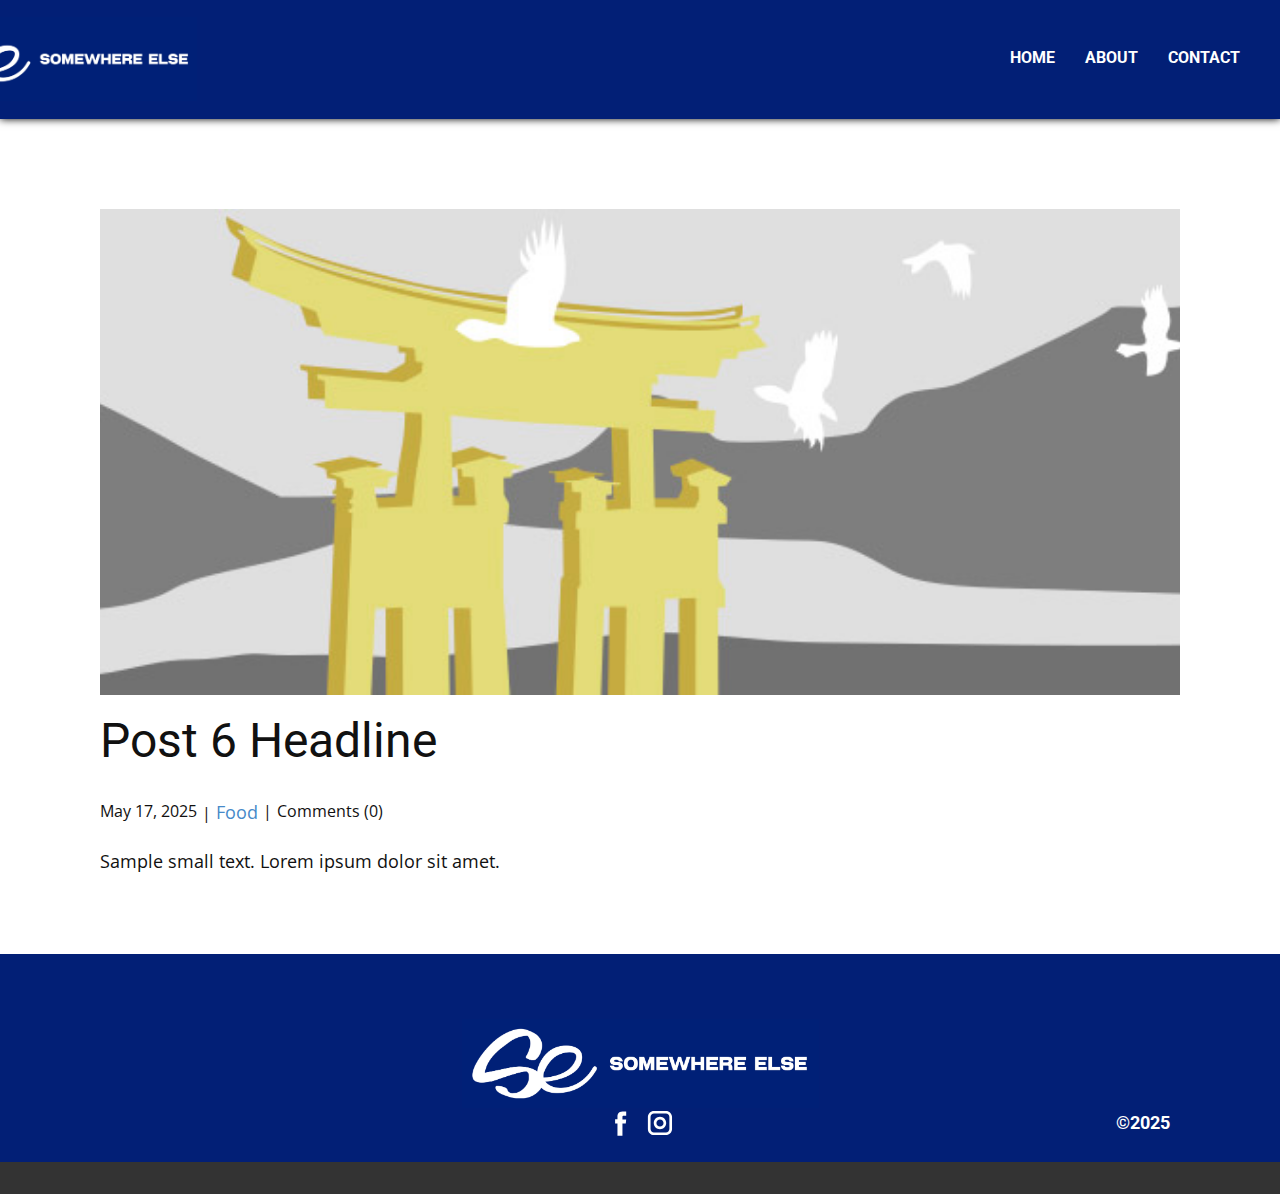
<file: blog/post-5.html>
<!DOCTYPE html>
<html style="font-size: 16px;" lang="en"><head>
    <meta name="viewport" content="width=device-width, initial-scale=1.0">
    <meta charset="utf-8">
    <meta name="keywords" content="Post 1 Headline">
    <meta name="description" content="">
    <title>Post 6 Headline</title>
    <link rel="stylesheet" href="../nicepage.css" media="screen">
<link rel="stylesheet" href="../Post-Template.css" media="screen">
    <script class="u-script" type="text/javascript" src="../jquery.js" defer=""></script>
    <script class="u-script" type="text/javascript" src="../nicepage.js" defer=""></script>
    <meta name="generator" content="Nicepage 7.8.23, nicepage.com">
    
    
    
    <link id="u-theme-google-font" rel="stylesheet" href="https://fonts.googleapis.com/css?family=Roboto:100,100i,300,300i,400,400i,500,500i,700,700i,900,900i|Open+Sans:300,300i,400,400i,500,500i,600,600i,700,700i,800,800i">
    <script type="application/ld+json">{
		"@context": "http://schema.org",
		"@type": "Organization",
		"name": "",
		"logo": "images/banner.jpg",
		"sameAs": [
				"https://www.facebook.com/profile.php?id=61575730045107",
				"https://www.instagram.com/somewhereelse.ph/"
		]
}</script>
    <meta name="theme-color" content="#478ac9">
  <meta data-intl-tel-input-cdn-path="intlTelInput/"></head>
  <body data-path-to-root="./" data-include-products="false" class="u-body u-xl-mode" data-lang="en"><header class="u-box-shadow u-clearfix u-header u-shading u-header" id="header"><div class="u-clearfix u-sheet u-sheet-1">
        <a href="#" class="u-image u-image-round u-logo u-radius u-image-1" data-image-width="2400" data-image-height="750">
          <img src="../images/banner.jpg" class="u-logo-image u-logo-image-1">
        </a>
        <nav class="u-menu u-menu-dropdown u-offcanvas u-menu-1" role="navigation">
          <div class="menu-collapse" style="font-size: 1rem; font-weight: 700; text-transform: uppercase; letter-spacing: 0px;">
            <a class="u-button-style u-custom-active-border-color u-custom-active-color u-custom-border u-custom-border-color u-custom-borders u-custom-color u-custom-hover-border-color u-custom-hover-color u-custom-left-right-menu-spacing u-custom-padding-bottom u-custom-text-active-color u-custom-text-color u-custom-text-decoration u-custom-text-hover-color u-custom-top-bottom-menu-spacing u-hamburger-link u-nav-link u-text-active-palette-1-base u-text-hover-palette-2-base" href="#" tabindex="-1" aria-label="Open menu" aria-controls="106b">
              <svg class="u-svg-link" viewBox="0 0 24 24"><use xlink:href="#menu-hamburger"></use></svg>
              <svg class="u-svg-content" version="1.1" id="menu-hamburger" viewBox="0 0 16 16" x="0px" y="0px" xmlns:xlink="http://www.w3.org/1999/xlink" xmlns="http://www.w3.org/2000/svg"><g><rect y="1" width="16" height="2"></rect><rect y="7" width="16" height="2"></rect><rect y="13" width="16" height="2"></rect>
</g></svg>
            </a>
          </div>
          <div class="u-custom-menu u-nav-container">
            <ul role="menubar" class="u-custom-font u-heading-font u-nav u-spacing-30 u-unstyled u-nav-1"><li role="none" class="u-nav-item"><a role="menuitem" class="u-active-white u-border-3 u-border-active-white u-border-custom-color-5 u-border-hover-white u-border-no-left u-border-no-right u-border-no-top u-button-style u-custom-color-5 u-nav-link u-text-active-custom-color-5 u-text-white" href="../" style="padding: 10px 0px; border-style: solid;">Home</a>
</li><li role="none" class="u-nav-item"><a role="menuitem" class="u-active-white u-border-3 u-border-active-white u-border-custom-color-5 u-border-hover-white u-border-no-left u-border-no-right u-border-no-top u-button-style u-custom-color-5 u-nav-link u-text-active-custom-color-5 u-text-white" href="../About.html" style="padding: 10px 0px; border-style: solid;">About</a>
</li><li role="none" class="u-nav-item"><a role="menuitem" class="u-active-white u-border-3 u-border-active-white u-border-custom-color-5 u-border-hover-white u-border-no-left u-border-no-right u-border-no-top u-button-style u-custom-color-5 u-nav-link u-text-active-custom-color-5 u-text-white" href="../Contact.html" style="padding: 10px 0px; border-style: solid;">Contact</a>
</li></ul>
          </div>
          <div class="u-custom-menu u-nav-container-collapse" id="106b" role="region" aria-label="Menu panel">
            <div class="u-black u-container-style u-inner-container-layout u-opacity u-opacity-95 u-sidenav">
              <div class="u-inner-container-layout u-sidenav-overflow">
                <div class="u-menu-close" tabindex="-1" aria-label="Close menu"></div>
                <ul class="u-align-center u-nav u-popupmenu-items u-unstyled u-nav-2" role="menubar"><li role="none" class="u-nav-item"><a role="menuitem" class="u-button-style u-nav-link" href="../">Home</a>
</li><li role="none" class="u-nav-item"><a role="menuitem" class="u-button-style u-nav-link" href="../About.html">About</a>
</li><li role="none" class="u-nav-item"><a role="menuitem" class="u-button-style u-nav-link" href="../Contact.html">Contact</a>
</li></ul>
              </div>
            </div>
            <div class="u-black u-menu-overlay u-opacity u-opacity-70"></div>
          </div>
        </nav>
      </div></header>
    <section class="u-align-center u-clearfix u-section-1" id="block-1">
      <div class="u-clearfix u-sheet u-valign-middle-md u-valign-middle-sm u-valign-middle-xs u-sheet-1"><!--post_details--><!--post_details_options_json--><!--{"source":""}--><!--/post_details_options_json--><!--blog_post-->
        <div class="u-container-style u-expanded-width u-post-details u-post-details-1">
          <div class="u-container-layout u-valign-middle u-container-layout-1"><!--blog_post_image-->
            <img alt="" class="u-blog-control u-expanded-width u-image u-image-default u-image-1" src="../images/8ad73f3c.jpeg"><!--/blog_post_image--><!--blog_post_header-->
            <h2 class="u-blog-control u-text u-text-1">Post 6 Headline</h2><!--/blog_post_header--><!--blog_post_metadata-->
            <div class="u-blog-control u-metadata u-metadata-1"><!--blog_post_metadata_date--><span class="u-meta-date u-meta-icon">May 17, 2025</span><!--/blog_post_metadata_date--><!--blog_post_metadata_category--><span class="u-meta-category u-meta-icon"><a href="../blog/blog.html#/blog-1///1">Food</a></span><!--/blog_post_metadata_category--><!--blog_post_metadata_comments--><span class="u-meta-comments u-meta-icon"><!--blog_post_metadata_comments_content-->Comments (0)<!--/blog_post_metadata_comments_content--></span><!--/blog_post_metadata_comments-->
            </div><!--/blog_post_metadata--><!--blog_post_content-->
            <div class="u-align-justify u-blog-control u-post-content u-text u-text-2 fr-view">
  <p>Sample small text. Lorem ipsum dolor sit amet.</p>
  </div><!--/blog_post_content-->
          </div>
        </div><!--/blog_post--><!--/post_details-->
      </div>
    </section>
    
    
    
    <footer class="u-align-center u-clearfix u-container-align-center u-custom-color-5 u-footer u-footer" id="footer"><div class="u-clearfix u-sheet u-sheet-1">
        <img class="u-image u-image-default u-image-1" src="../images/banner.jpg" alt="" data-image-width="2400" data-image-height="750">
        <div class="u-social-icons u-social-icons-1">
          <a class="u-social-url" title="facebook" target="_blank" href="https://www.facebook.com/profile.php?id=61575730045107"><span class="u-icon u-social-facebook u-social-icon u-text-white u-icon-1"><svg class="u-svg-link" preserveAspectRatio="xMidYMin slice" viewBox="0 0 112 112" style=""><use xlink:href="#svg-522d"></use></svg><svg class="u-svg-content" viewBox="0 0 112 112" x="0" y="0" id="svg-522d"><path fill="currentColor" d="M75.5,28.8H65.4c-1.5,0-4,0.9-4,4.3v9.4h13.9l-1.5,15.8H61.4v45.1H42.8V58.3h-8.8V42.4h8.8V32.2
c0-7.4,3.4-18.8,18.8-18.8h13.8v15.4H75.5z"></path></svg></span>
          </a>
          <a class="u-social-url" title="instagram" target="_blank" href="https://www.instagram.com/somewhereelse.ph/"><span class="u-icon u-social-icon u-social-instagram u-text-white u-icon-2"><svg class="u-svg-link" preserveAspectRatio="xMidYMin slice" viewBox="0 0 112 112" style=""><use xlink:href="#svg-a735"></use></svg><svg class="u-svg-content" viewBox="0 0 112 112" x="0" y="0" id="svg-a735"><path fill="currentColor" d="M55.9,32.9c-12.8,0-23.2,10.4-23.2,23.2s10.4,23.2,23.2,23.2s23.2-10.4,23.2-23.2S68.7,32.9,55.9,32.9z
	 M55.9,69.4c-7.4,0-13.3-6-13.3-13.3c-0.1-7.4,6-13.3,13.3-13.3s13.3,6,13.3,13.3C69.3,63.5,63.3,69.4,55.9,69.4z"></path><path fill="currentColor" d="M78.2,11H33.5C21,11,10.8,21.3,10.8,33.7v44.7c0,12.6,10.2,22.8,22.7,22.8h44.7c12.6,0,22.7-10.2,22.7-22.7
	V33.7C100.8,21.1,90.6,11,78.2,11z M91,78.4c0,7.1-5.8,12.8-12.8,12.8H33.5c-7.1,0-12.8-5.8-12.8-12.8V33.7
	c0-7.1,5.8-12.8,12.8-12.8h44.7c7.1,0,12.8,5.8,12.8,12.8V78.4z"></path></svg></span>
          </a>
        </div>
        <p class="u-custom-font u-heading-font u-text u-text-1"> ©2025</p>
      </div></footer>
    <section class="u-backlink u-clearfix u-grey-80"></section>
  
</body></html>
</file>
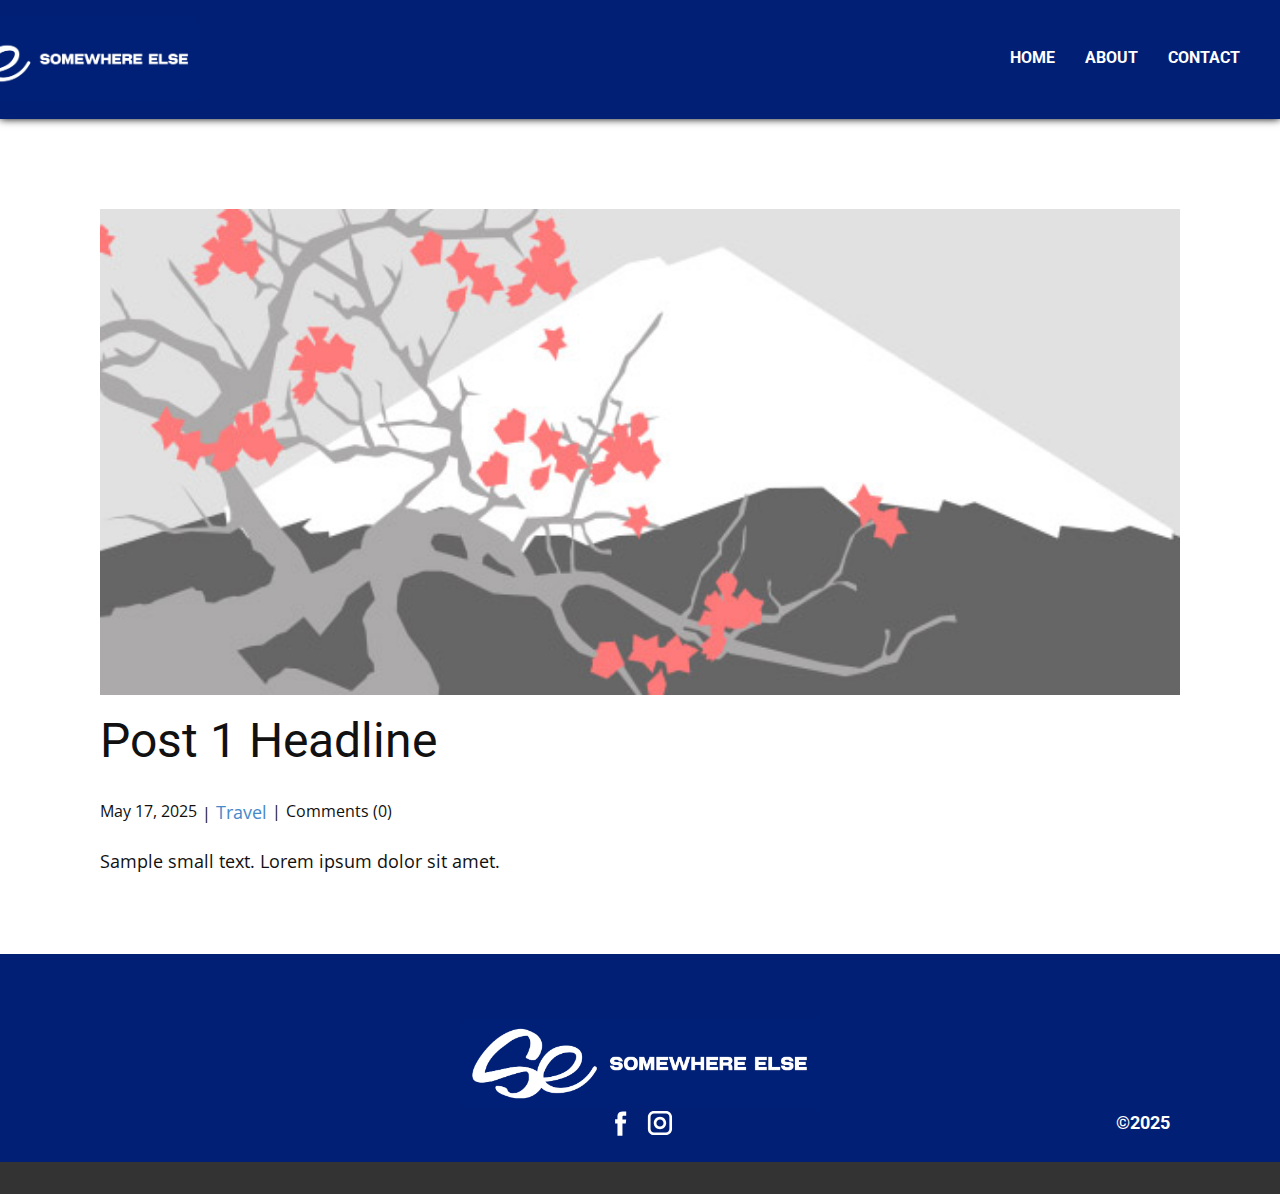
<file: blog/post.html>
<!DOCTYPE html>
<html style="font-size: 16px;" lang="en"><head>
    <meta name="viewport" content="width=device-width, initial-scale=1.0">
    <meta charset="utf-8">
    <meta name="keywords" content="Post 1 Headline">
    <meta name="description" content="">
    <title>Post 1 Headline</title>
    <link rel="stylesheet" href="../nicepage.css" media="screen">
<link rel="stylesheet" href="../Post-Template.css" media="screen">
    <script class="u-script" type="text/javascript" src="../jquery.js" defer=""></script>
    <script class="u-script" type="text/javascript" src="../nicepage.js" defer=""></script>
    <meta name="generator" content="Nicepage 7.8.23, nicepage.com">
    
    
    
    <link id="u-theme-google-font" rel="stylesheet" href="https://fonts.googleapis.com/css?family=Roboto:100,100i,300,300i,400,400i,500,500i,700,700i,900,900i|Open+Sans:300,300i,400,400i,500,500i,600,600i,700,700i,800,800i">
    <script type="application/ld+json">{
		"@context": "http://schema.org",
		"@type": "Organization",
		"name": "",
		"logo": "images/banner.jpg",
		"sameAs": [
				"https://www.facebook.com/profile.php?id=61575730045107",
				"https://www.instagram.com/somewhereelse.ph/"
		]
}</script>
    <meta name="theme-color" content="#478ac9">
  <meta data-intl-tel-input-cdn-path="intlTelInput/"></head>
  <body data-path-to-root="./" data-include-products="false" class="u-body u-xl-mode" data-lang="en"><header class="u-box-shadow u-clearfix u-header u-shading u-header" id="header"><div class="u-clearfix u-sheet u-sheet-1">
        <a href="#" class="u-image u-image-round u-logo u-radius u-image-1" data-image-width="2400" data-image-height="750">
          <img src="../images/banner.jpg" class="u-logo-image u-logo-image-1">
        </a>
        <nav class="u-menu u-menu-dropdown u-offcanvas u-menu-1" role="navigation">
          <div class="menu-collapse" style="font-size: 1rem; font-weight: 700; text-transform: uppercase; letter-spacing: 0px;">
            <a class="u-button-style u-custom-active-border-color u-custom-active-color u-custom-border u-custom-border-color u-custom-borders u-custom-color u-custom-hover-border-color u-custom-hover-color u-custom-left-right-menu-spacing u-custom-padding-bottom u-custom-text-active-color u-custom-text-color u-custom-text-decoration u-custom-text-hover-color u-custom-top-bottom-menu-spacing u-hamburger-link u-nav-link u-text-active-palette-1-base u-text-hover-palette-2-base" href="#" tabindex="-1" aria-label="Open menu" aria-controls="106b">
              <svg class="u-svg-link" viewBox="0 0 24 24"><use xlink:href="#menu-hamburger"></use></svg>
              <svg class="u-svg-content" version="1.1" id="menu-hamburger" viewBox="0 0 16 16" x="0px" y="0px" xmlns:xlink="http://www.w3.org/1999/xlink" xmlns="http://www.w3.org/2000/svg"><g><rect y="1" width="16" height="2"></rect><rect y="7" width="16" height="2"></rect><rect y="13" width="16" height="2"></rect>
</g></svg>
            </a>
          </div>
          <div class="u-custom-menu u-nav-container">
            <ul role="menubar" class="u-custom-font u-heading-font u-nav u-spacing-30 u-unstyled u-nav-1"><li role="none" class="u-nav-item"><a role="menuitem" class="u-active-white u-border-3 u-border-active-white u-border-custom-color-5 u-border-hover-white u-border-no-left u-border-no-right u-border-no-top u-button-style u-custom-color-5 u-nav-link u-text-active-custom-color-5 u-text-white" href="../" style="padding: 10px 0px; border-style: solid;">Home</a>
</li><li role="none" class="u-nav-item"><a role="menuitem" class="u-active-white u-border-3 u-border-active-white u-border-custom-color-5 u-border-hover-white u-border-no-left u-border-no-right u-border-no-top u-button-style u-custom-color-5 u-nav-link u-text-active-custom-color-5 u-text-white" href="../About.html" style="padding: 10px 0px; border-style: solid;">About</a>
</li><li role="none" class="u-nav-item"><a role="menuitem" class="u-active-white u-border-3 u-border-active-white u-border-custom-color-5 u-border-hover-white u-border-no-left u-border-no-right u-border-no-top u-button-style u-custom-color-5 u-nav-link u-text-active-custom-color-5 u-text-white" href="../Contact.html" style="padding: 10px 0px; border-style: solid;">Contact</a>
</li></ul>
          </div>
          <div class="u-custom-menu u-nav-container-collapse" id="106b" role="region" aria-label="Menu panel">
            <div class="u-black u-container-style u-inner-container-layout u-opacity u-opacity-95 u-sidenav">
              <div class="u-inner-container-layout u-sidenav-overflow">
                <div class="u-menu-close" tabindex="-1" aria-label="Close menu"></div>
                <ul class="u-align-center u-nav u-popupmenu-items u-unstyled u-nav-2" role="menubar"><li role="none" class="u-nav-item"><a role="menuitem" class="u-button-style u-nav-link" href="../">Home</a>
</li><li role="none" class="u-nav-item"><a role="menuitem" class="u-button-style u-nav-link" href="../About.html">About</a>
</li><li role="none" class="u-nav-item"><a role="menuitem" class="u-button-style u-nav-link" href="../Contact.html">Contact</a>
</li></ul>
              </div>
            </div>
            <div class="u-black u-menu-overlay u-opacity u-opacity-70"></div>
          </div>
        </nav>
      </div></header>
    <section class="u-align-center u-clearfix u-section-1" id="block-1">
      <div class="u-clearfix u-sheet u-valign-middle-md u-valign-middle-sm u-valign-middle-xs u-sheet-1"><!--post_details--><!--post_details_options_json--><!--{"source":""}--><!--/post_details_options_json--><!--blog_post-->
        <div class="u-container-style u-expanded-width u-post-details u-post-details-1">
          <div class="u-container-layout u-valign-middle u-container-layout-1"><!--blog_post_image-->
            <img alt="" class="u-blog-control u-expanded-width u-image u-image-default u-image-1" src="../images/0fd3416c.jpeg"><!--/blog_post_image--><!--blog_post_header-->
            <h2 class="u-blog-control u-text u-text-1">Post 1 Headline</h2><!--/blog_post_header--><!--blog_post_metadata-->
            <div class="u-blog-control u-metadata u-metadata-1"><!--blog_post_metadata_date--><span class="u-meta-date u-meta-icon">May 17, 2025</span><!--/blog_post_metadata_date--><!--blog_post_metadata_category--><span class="u-meta-category u-meta-icon"><a href="../blog/blog.html#/blog-1///2">Travel</a></span><!--/blog_post_metadata_category--><!--blog_post_metadata_comments--><span class="u-meta-comments u-meta-icon"><!--blog_post_metadata_comments_content-->Comments (0)<!--/blog_post_metadata_comments_content--></span><!--/blog_post_metadata_comments-->
            </div><!--/blog_post_metadata--><!--blog_post_content-->
            <div class="u-align-justify u-blog-control u-post-content u-text u-text-2 fr-view">
  <p>Sample small text. Lorem ipsum dolor sit amet.</p>
  </div><!--/blog_post_content-->
          </div>
        </div><!--/blog_post--><!--/post_details-->
      </div>
    </section>
    
    
    
    <footer class="u-align-center u-clearfix u-container-align-center u-custom-color-5 u-footer u-footer" id="footer"><div class="u-clearfix u-sheet u-sheet-1">
        <img class="u-image u-image-default u-image-1" src="../images/banner.jpg" alt="" data-image-width="2400" data-image-height="750">
        <div class="u-social-icons u-social-icons-1">
          <a class="u-social-url" title="facebook" target="_blank" href="https://www.facebook.com/profile.php?id=61575730045107"><span class="u-icon u-social-facebook u-social-icon u-text-white u-icon-1"><svg class="u-svg-link" preserveAspectRatio="xMidYMin slice" viewBox="0 0 112 112" style=""><use xlink:href="#svg-522d"></use></svg><svg class="u-svg-content" viewBox="0 0 112 112" x="0" y="0" id="svg-522d"><path fill="currentColor" d="M75.5,28.8H65.4c-1.5,0-4,0.9-4,4.3v9.4h13.9l-1.5,15.8H61.4v45.1H42.8V58.3h-8.8V42.4h8.8V32.2
c0-7.4,3.4-18.8,18.8-18.8h13.8v15.4H75.5z"></path></svg></span>
          </a>
          <a class="u-social-url" title="instagram" target="_blank" href="https://www.instagram.com/somewhereelse.ph/"><span class="u-icon u-social-icon u-social-instagram u-text-white u-icon-2"><svg class="u-svg-link" preserveAspectRatio="xMidYMin slice" viewBox="0 0 112 112" style=""><use xlink:href="#svg-a735"></use></svg><svg class="u-svg-content" viewBox="0 0 112 112" x="0" y="0" id="svg-a735"><path fill="currentColor" d="M55.9,32.9c-12.8,0-23.2,10.4-23.2,23.2s10.4,23.2,23.2,23.2s23.2-10.4,23.2-23.2S68.7,32.9,55.9,32.9z
	 M55.9,69.4c-7.4,0-13.3-6-13.3-13.3c-0.1-7.4,6-13.3,13.3-13.3s13.3,6,13.3,13.3C69.3,63.5,63.3,69.4,55.9,69.4z"></path><path fill="currentColor" d="M78.2,11H33.5C21,11,10.8,21.3,10.8,33.7v44.7c0,12.6,10.2,22.8,22.7,22.8h44.7c12.6,0,22.7-10.2,22.7-22.7
	V33.7C100.8,21.1,90.6,11,78.2,11z M91,78.4c0,7.1-5.8,12.8-12.8,12.8H33.5c-7.1,0-12.8-5.8-12.8-12.8V33.7
	c0-7.1,5.8-12.8,12.8-12.8h44.7c7.1,0,12.8,5.8,12.8,12.8V78.4z"></path></svg></span>
          </a>
        </div>
        <p class="u-custom-font u-heading-font u-text u-text-1"> ©2025</p>
      </div></footer>
    <section class="u-backlink u-clearfix u-grey-80"></section>
  
</body></html>
</file>
